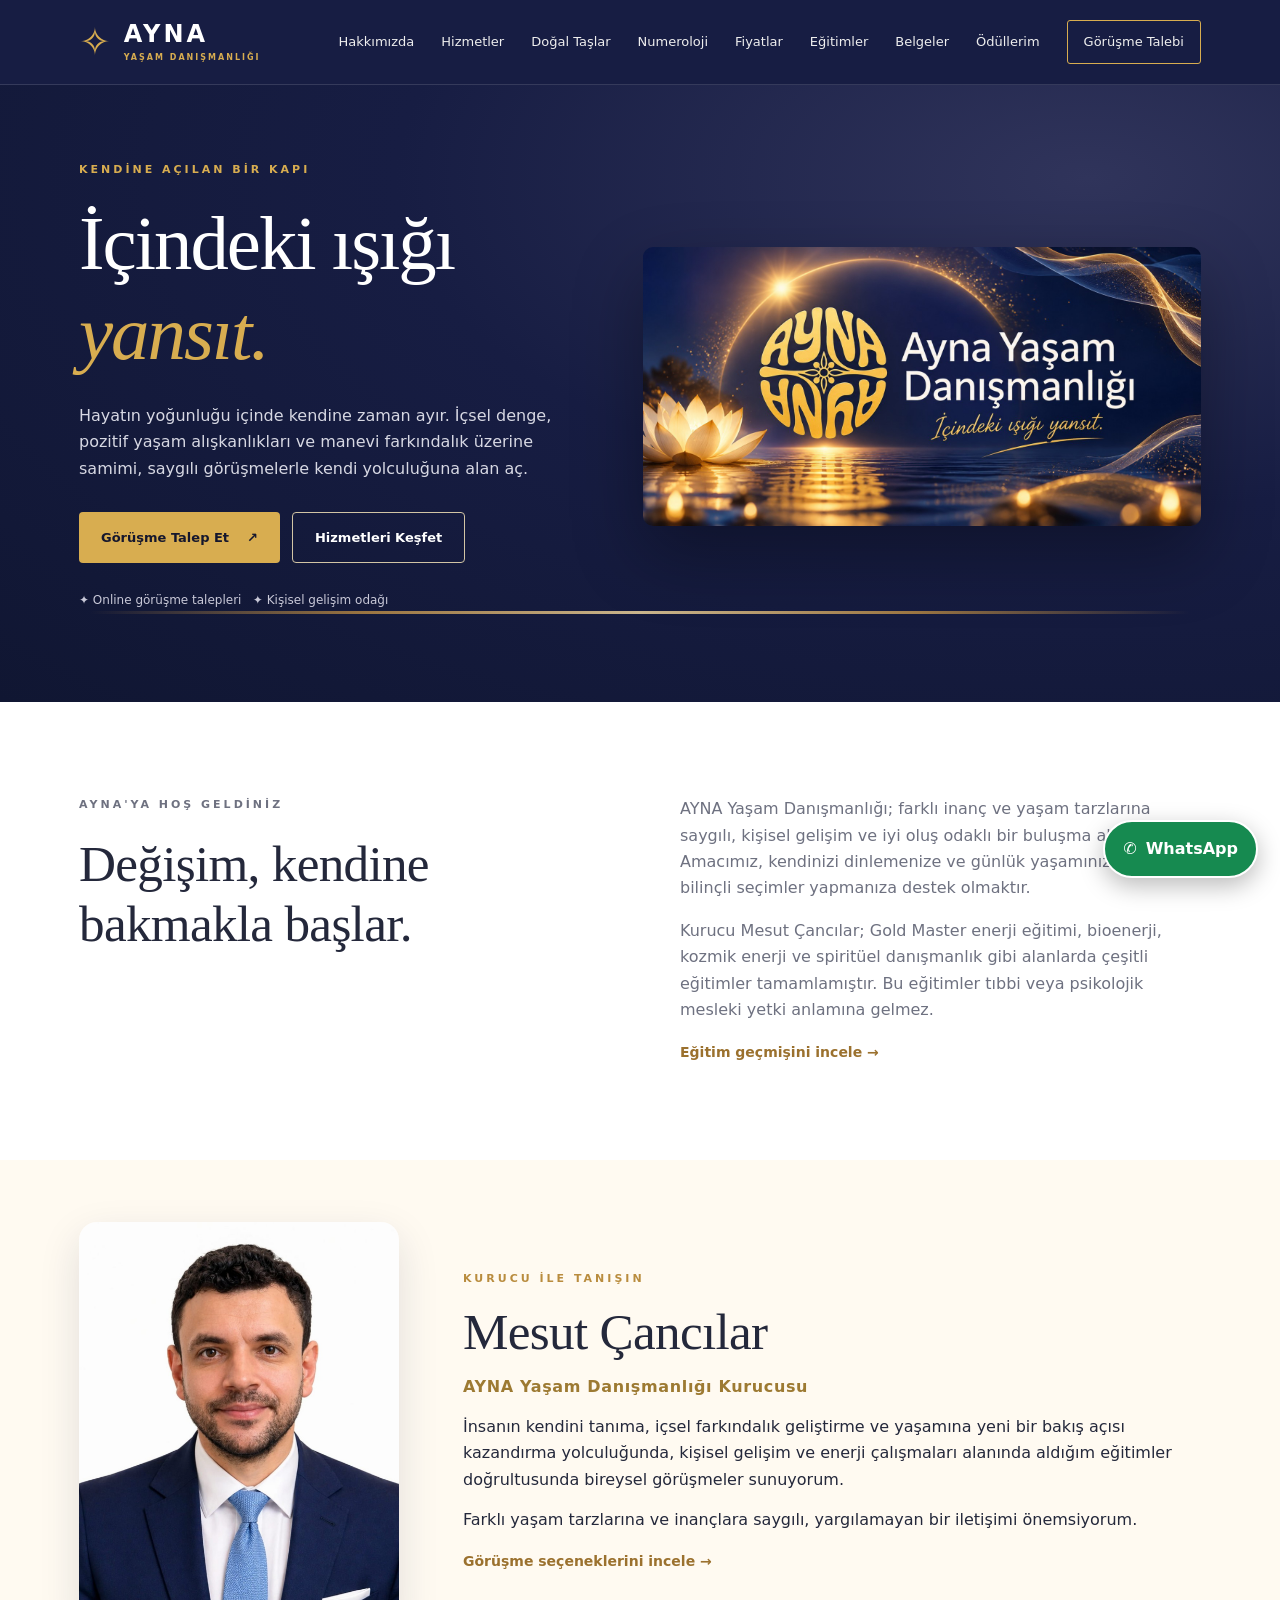
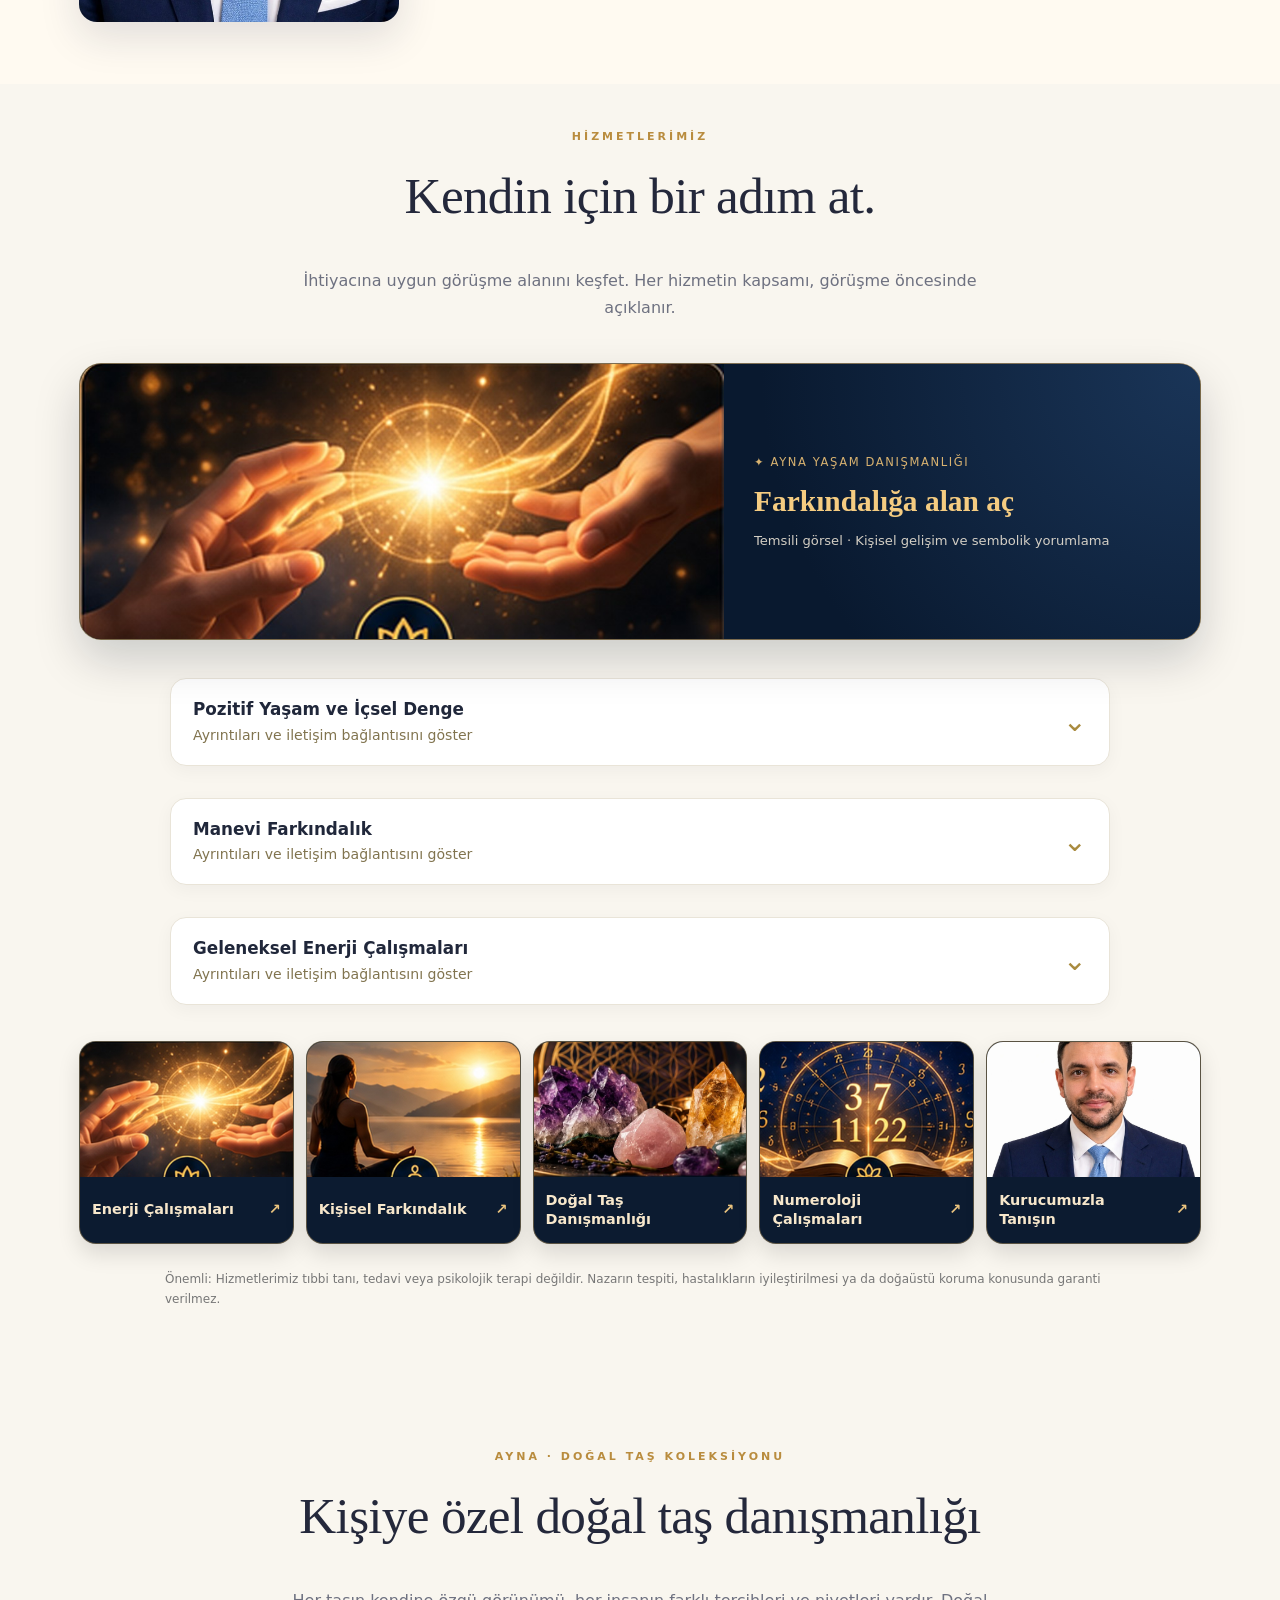
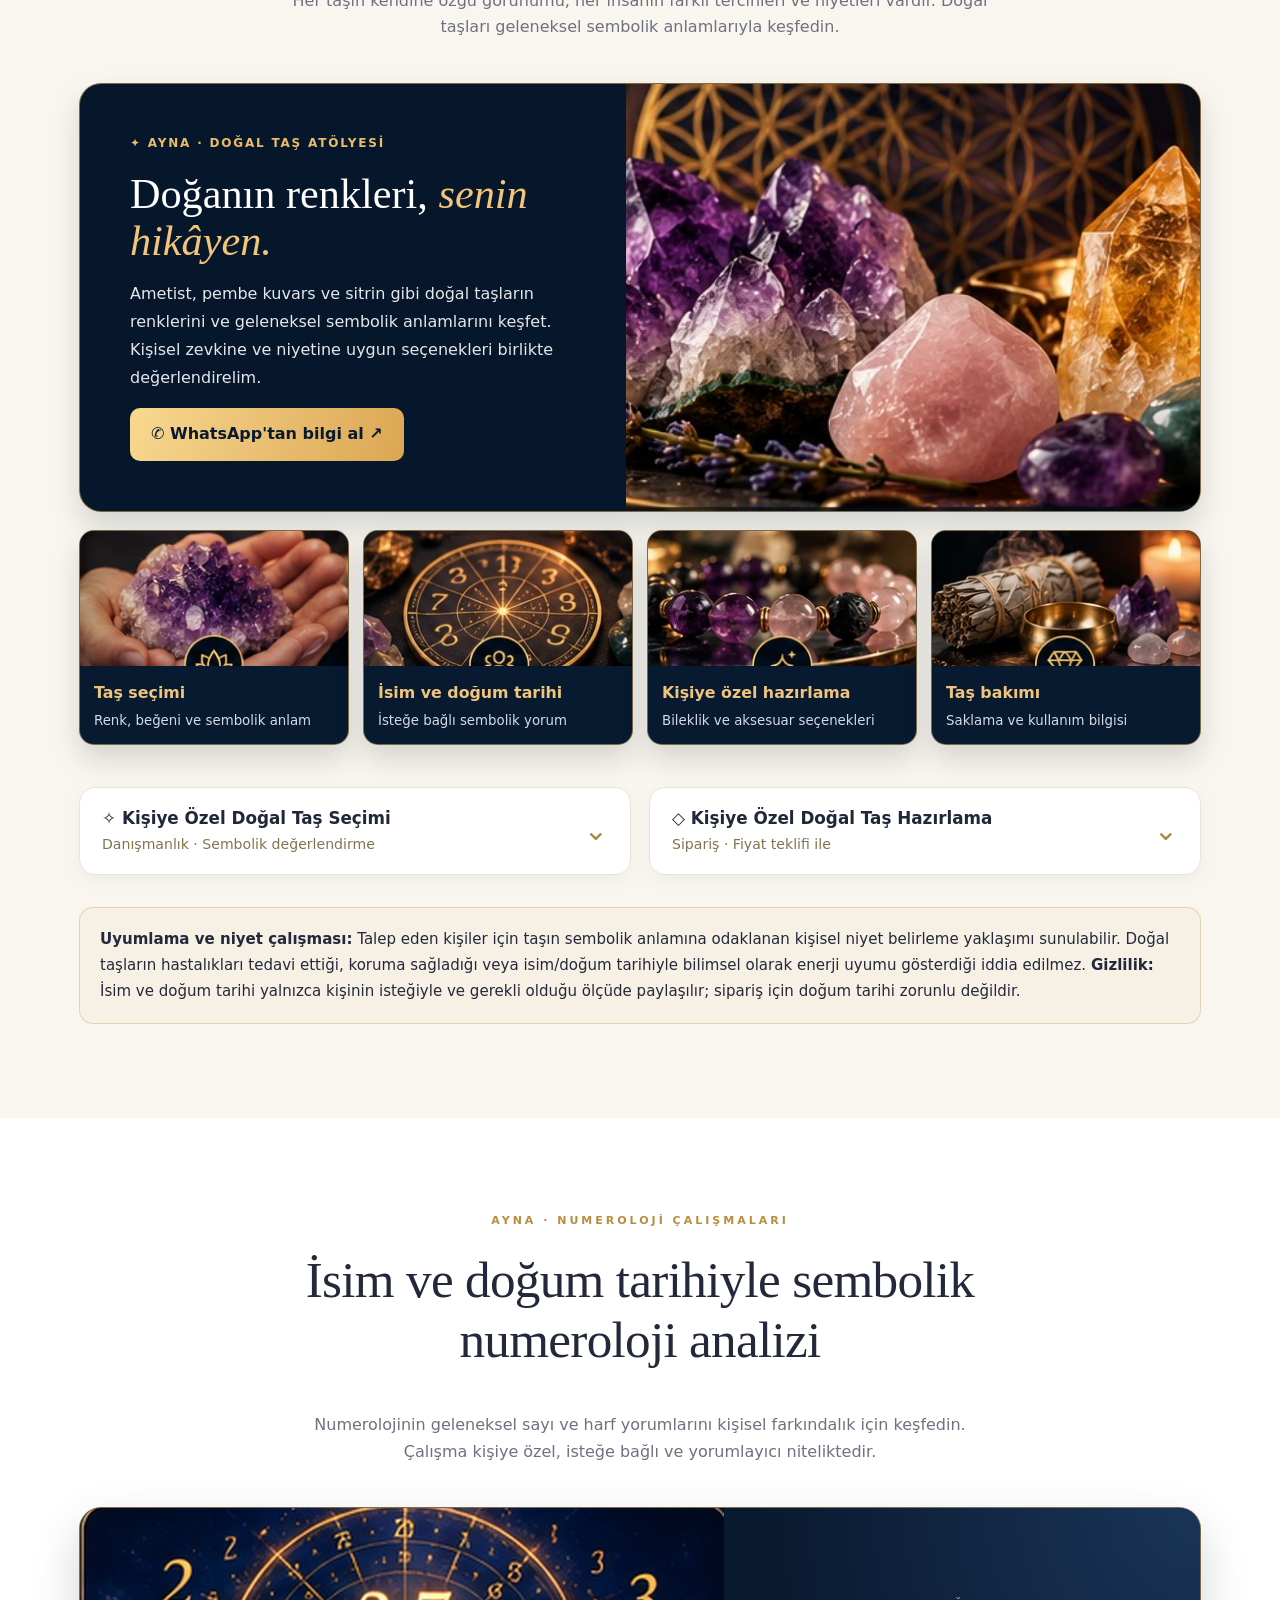
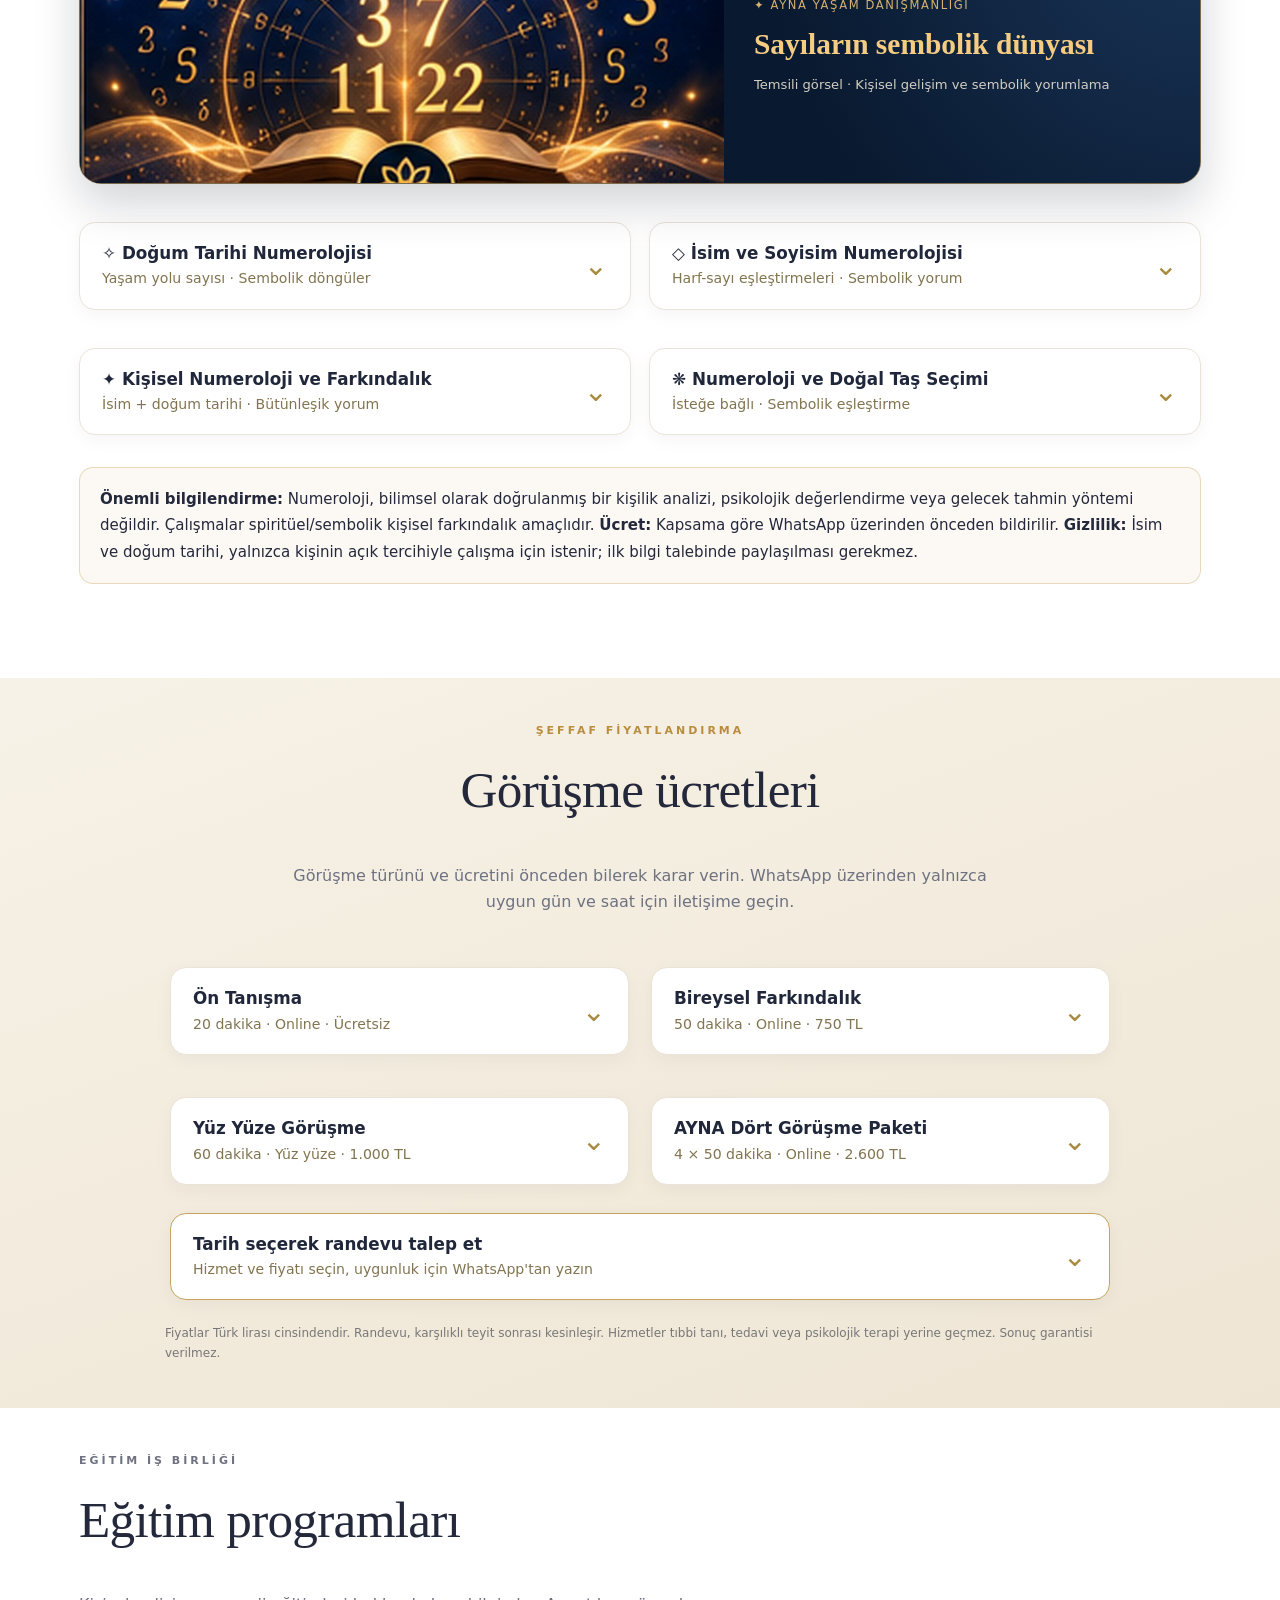
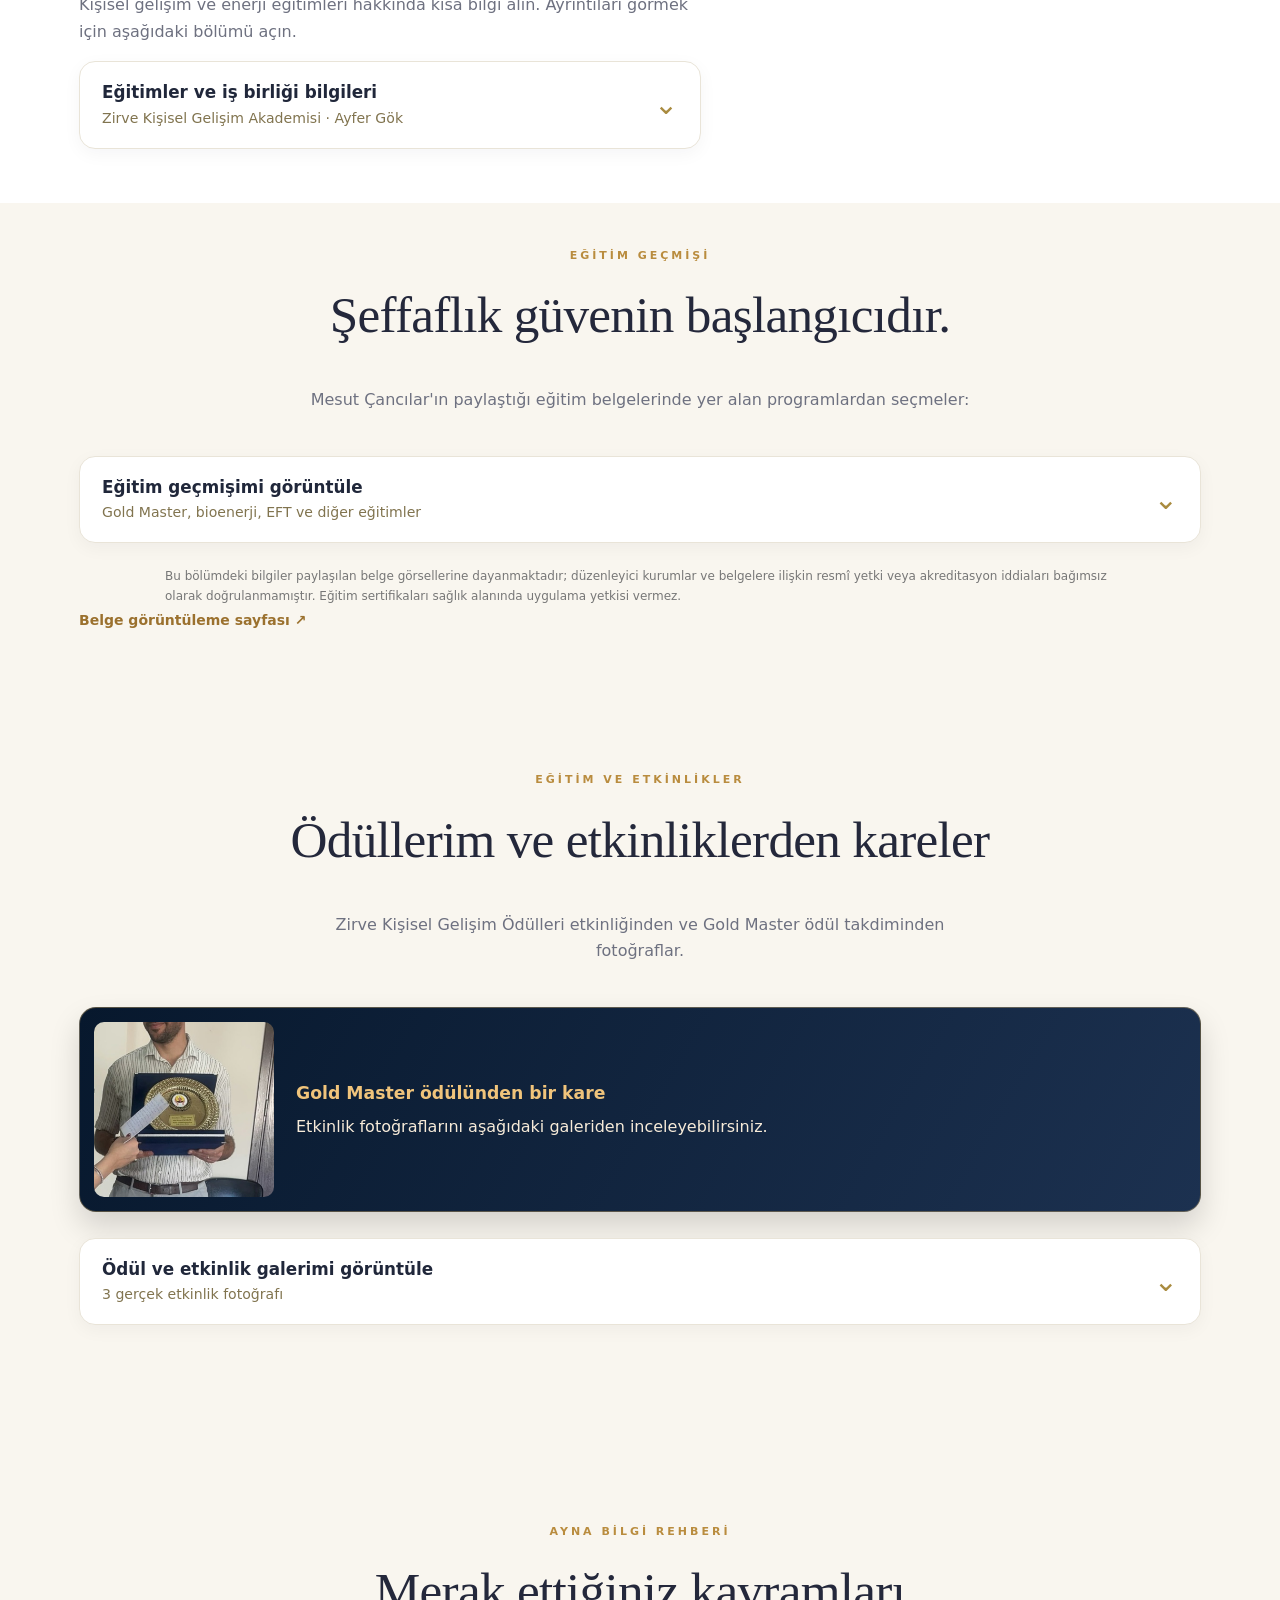
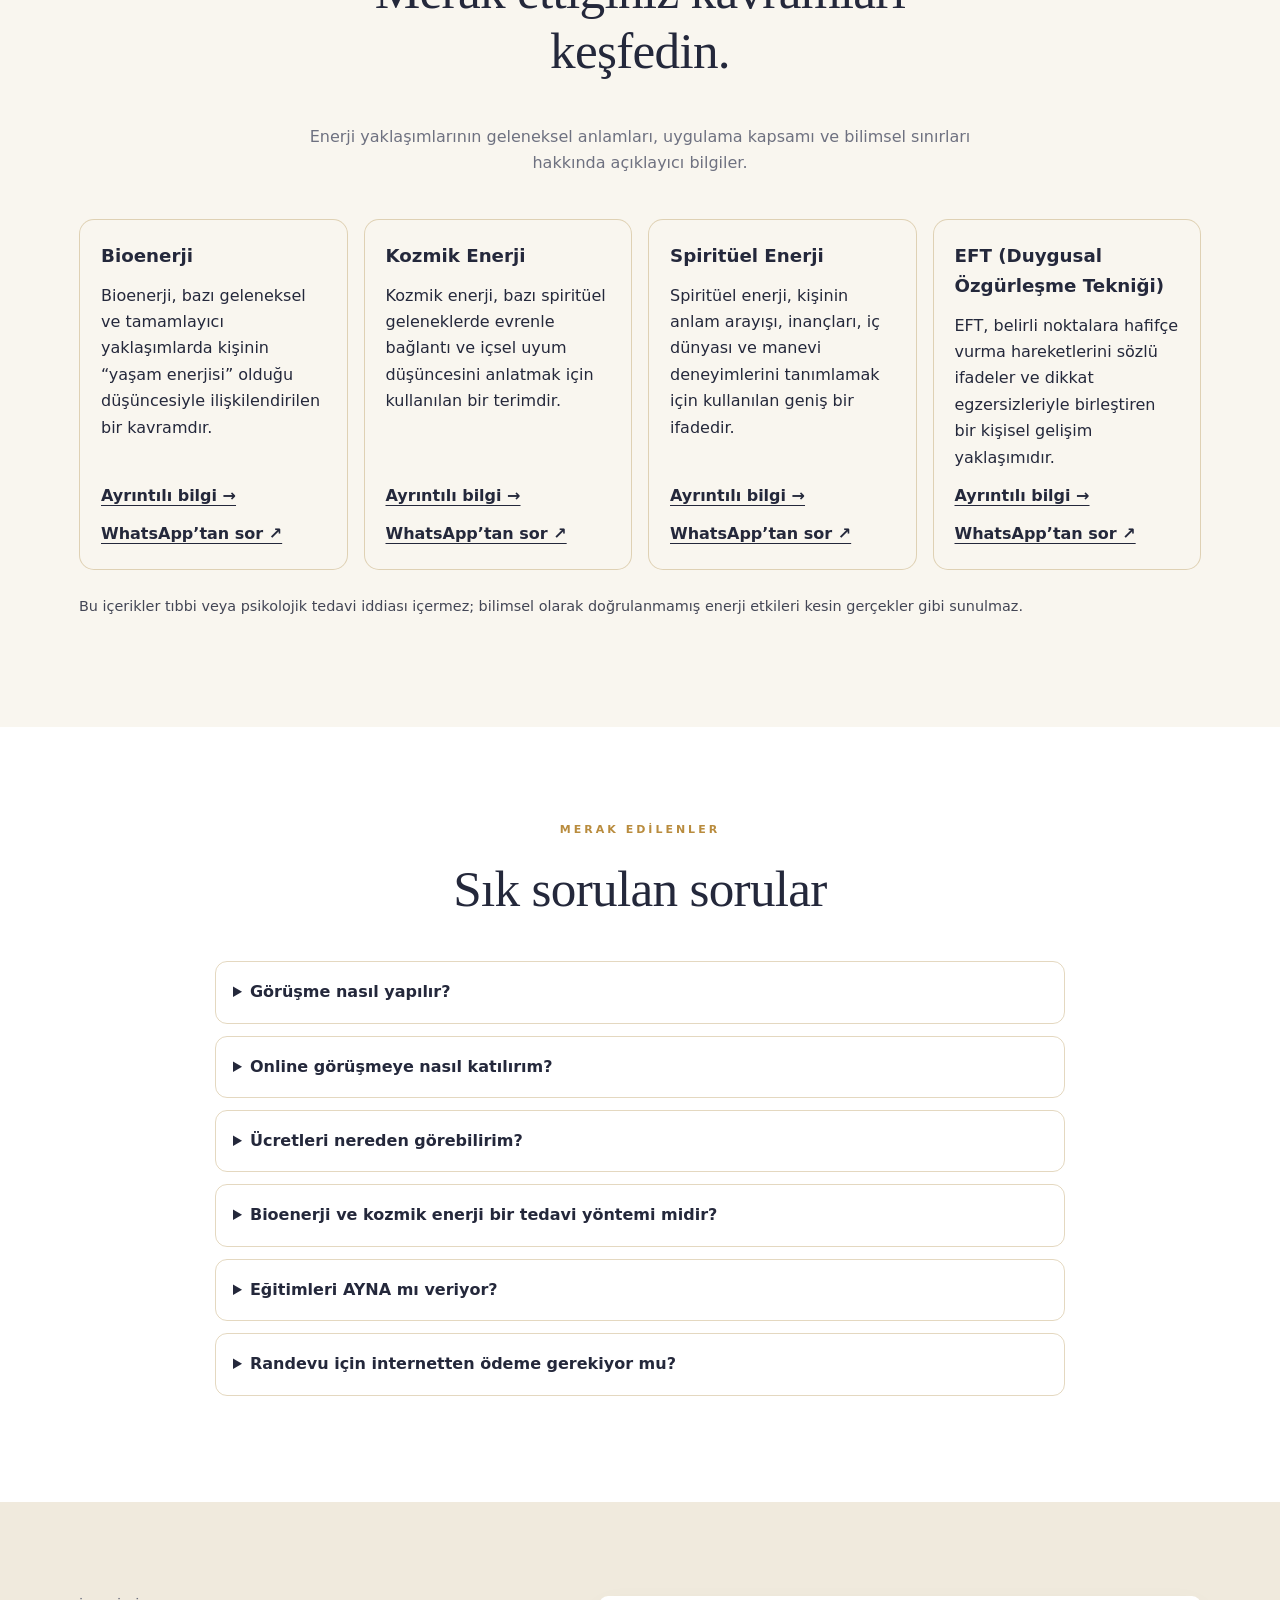
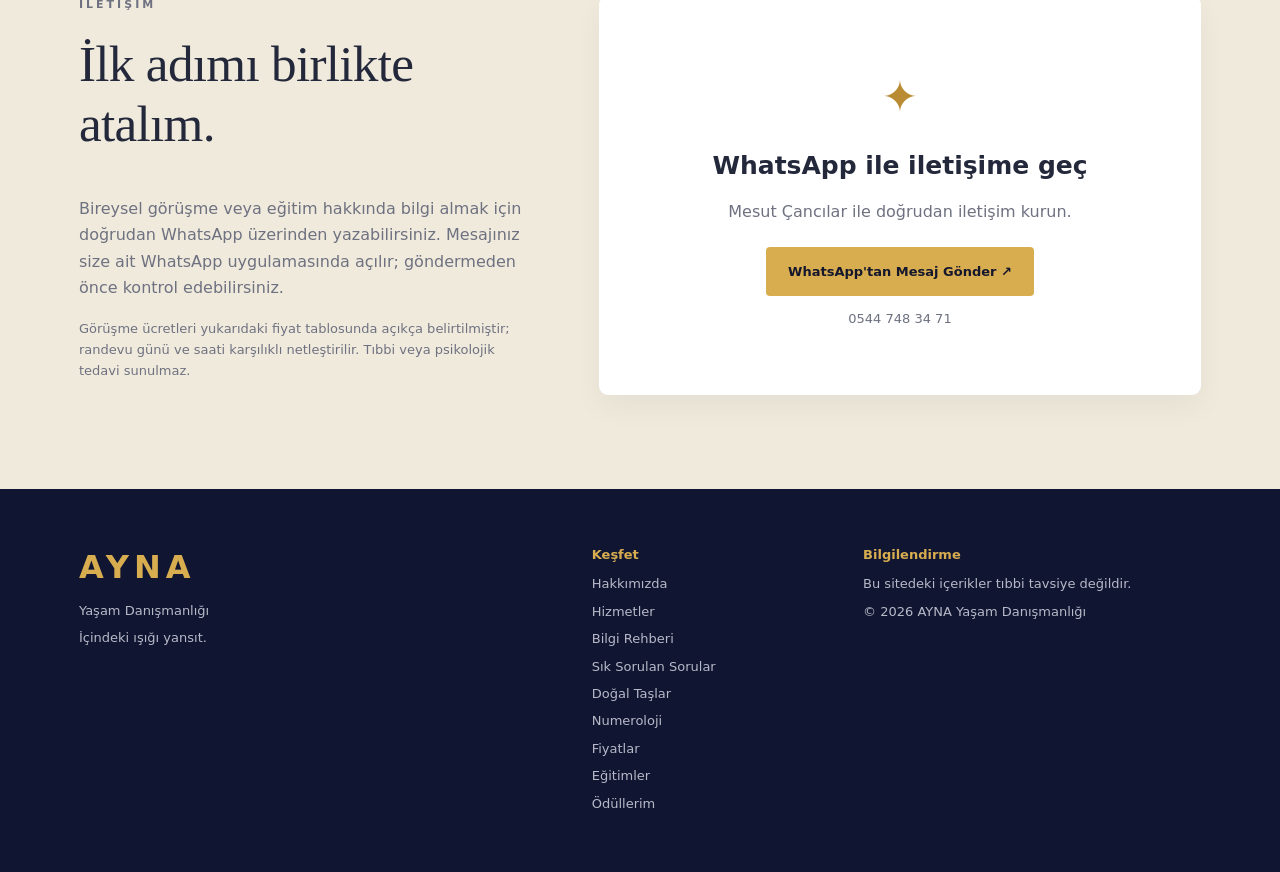
<file: index.html>
<!DOCTYPE html>

<html lang="tr">
<head>
<meta charset="utf-8"/><meta content="width=device-width,initial-scale=1" name="viewport"/>
<title>AYNA Yaşam Danışmanlığı | İçindeki Işığı Yansıt</title>
<meta content="AYNA Yaşam Danışmanlığı: online bireysel farkındalık görüşmeleri, pozitif yaşam, manevi farkındalık, doğal taş danışmanlığı, numeroloji ve kişisel gelişim. Ücretleri inceleyin, WhatsApp üzerinden randevu alın." name="description"/>
<meta content="index, follow, max-image-preview:large" name="robots"/>
<meta content="tr_TR" property="og:locale"/>
<meta content="https://mesut5556.github.io/ayna-yasam-danismanligi/" property="og:url"/>
<meta content="summary_large_image" name="twitter:card"/>
<meta content="AYNA Yaşam Danışmanlığı | İçindeki Işığı Yansıt" name="twitter:title"/>
<meta content="Online ve yüz yüze kişisel farkındalık görüşmeleri. Fiyatlar ve WhatsApp iletişim bilgileri." name="twitter:description"/>
<meta content="https://mesut5556.github.io/ayna-yasam-danismanligi/ayna-kapak.png" name="twitter:image"/>
<meta content="https://mesut5556.github.io/ayna-yasam-danismanligi/ayna-kapak.png" property="og:image"/><link href="https://mesut5556.github.io/ayna-yasam-danismanligi/" rel="canonical"/><meta content="#141b3f" name="theme-color"/><meta content="AYNA Yaşam Danışmanlığı" property="og:title"/><meta content="İçindeki ışığı yansıt. Pozitif yaşam ve farkındalık yolculuğu." property="og:description"/><meta content="website" property="og:type"/>
<link href="ayna-kapak.png" rel="icon" type="image/png"/>
<link href="styles-v36.css?v=36" rel="stylesheet"/><script defer="" src="script-v39.js?v=39"></script>
<script type="application/ld+json">{"@context":"https://schema.org","@type":"Organization","name":"AYNA Yaşam Danışmanlığı","url":"https://mesut5556.github.io/ayna-yasam-danismanligi/","logo":"https://mesut5556.github.io/ayna-yasam-danismanligi/ayna-kapak.png","image":"https://mesut5556.github.io/ayna-yasam-danismanligi/ayna-kapak.png","description":"Kişisel gelişim ve farkındalık odaklı online ve yüz yüze bireysel görüşmeler.","founder":{"@type":"Person","name":"Mesut Çancılar"},"contactPoint":{"@type":"ContactPoint","telephone":"+90-544-748-34-71","contactType":"customer service","availableLanguage":"Turkish"},"sameAs":[]}</script>
<link href="styles-v39.css?v=39" rel="stylesheet"/><link href="styles-v41.css?v=41" rel="stylesheet"/><style>
.ayna-v42-gallery{display:grid;grid-template-columns:repeat(3,minmax(0,1fr));gap:18px;margin-top:26px}.ayna-v42-card{border:1px solid rgba(209,169,94,.45);border-radius:14px;overflow:hidden;background:#0a192c}.ayna-v42-card img{display:block;width:100%;height:280px;object-fit:cover;object-position:center 32%}.ayna-v42-card .ayna-v42-award{object-position:70% 25%}.ayna-v42-card-content{padding:18px}.ayna-v42-card h3{font-size:1.1rem;margin:0 0 8px;color:#e6bc70}.ayna-v42-card p{margin:0 0 10px;line-height:1.6}.ayna-v42-card a{color:#e6bc70;text-decoration:underline;text-underline-offset:3px}.ayna-v42-note{font-size:.87rem;opacity:.8;margin-top:18px}@media(max-width:760px){.ayna-v42-gallery{grid-template-columns:1fr}.ayna-v42-card img{height:320px}}
</style><style>
.ayna-v43-grid{display:grid;grid-template-columns:repeat(2,minmax(0,1fr));gap:18px;margin:22px 0}
.ayna-v43-grid .ayna-accordion{min-width:0}
.ayna-v43-grid .accordion-content .btn{display:inline-block;margin-top:14px;white-space:normal}
.ayna-v43-note{border:1px solid rgba(194,158,88,.35);border-radius:14px;padding:18px 20px;line-height:1.75;background:rgba(194,158,88,.06);font-size:.94rem}
@media(max-width:760px){.ayna-v43-grid{grid-template-columns:1fr}}
</style><link href="styles-v45.css?v=45" rel="stylesheet"/><link href="styles-v46.css?v=46" rel="stylesheet"/><link href="styles-v47.css?v=47" rel="stylesheet"/></head>
<body>
<a class="skip" href="#main">İçeriğe geç</a>
<header class="header"><div class="wrap nav"><a aria-label="AYNA ana sayfa" class="brand" href="#anasayfa"><span class="brand-mark">✧</span><span>AYNA <small>YAŞAM DANIŞMANLIĞI</small></span></a><button aria-controls="menu" aria-expanded="false" aria-label="Menüyü aç" class="menu-btn" id="menuBtn">☰</button><nav aria-label="Ana menü" id="menu"><a href="#hakkimizda">Hakkımızda</a><a href="#hizmetler">Hizmetler</a><a href="#dogal-tas">Doğal Taşlar</a><a href="#numeroloji">Numeroloji</a><a href="#fiyatlar">Fiyatlar</a><a href="#egitimler">Eğitimler</a><a href="#belgeler">Belgeler</a><a href="#oduller">Ödüllerim</a><a class="nav-cta" href="https://wa.me/905447483471?text=Merhaba%2C%20AYNA%20Ya%C5%9Fam%20Dan%C4%B1%C5%9Fmanl%C4%B1%C4%9F%C4%B1%20hakk%C4%B1nda%20g%C3%B6r%C3%BC%C5%9Fme%20talep%20ediyorum." rel="noopener noreferrer" target="_blank">Görüşme Talebi</a></nav></div></header>
<main id="main"><section class="hero" id="anasayfa"><div class="wrap hero-grid"><div class="hero-copy"><p class="eyebrow">KENDİNE AÇILAN BİR KAPI</p><h1>İçindeki ışığı <em>yansıt.</em></h1><p>Hayatın yoğunluğu içinde kendine zaman ayır. İçsel denge, pozitif yaşam alışkanlıkları ve manevi farkındalık üzerine samimi, saygılı görüşmelerle kendi yolculuğuna alan aç.</p><div class="actions"><a class="btn primary" href="https://wa.me/905447483471?text=Merhaba%2C%20AYNA%20Ya%C5%9Fam%20Dan%C4%B1%C5%9Fmanl%C4%B1%C4%9F%C4%B1%20hakk%C4%B1nda%20g%C3%B6r%C3%BC%C5%9Fme%20talep%20ediyorum." rel="noopener noreferrer" target="_blank">Görüşme Talep Et <span>↗</span></a><a class="btn secondary" href="#hizmetler">Hizmetleri Keşfet</a></div><div class="hero-note">✦ Online görüşme talepleri   ✦ Kişisel gelişim odağı</div></div><div class="hero-visual"><img alt="AYNA Yaşam Danışmanlığı altın ve lacivert marka görseli" loading="eager" src="ayna-kapak.png"/></div></div><div aria-hidden="true" class="ayna-v47-hero-band"></div></section>
<section class="intro section" id="hakkimizda"><div class="wrap intro-grid"><div><p class="eyebrow">AYNA'YA HOŞ GELDİNİZ</p><h2>Değişim, kendine bakmakla başlar.</h2></div><div><p>AYNA Yaşam Danışmanlığı; farklı inanç ve yaşam tarzlarına saygılı, kişisel gelişim ve iyi oluş odaklı bir buluşma alanıdır. Amacımız, kendinizi dinlemenize ve günlük yaşamınızda daha bilinçli seçimler yapmanıza destek olmaktır.</p><p>Kurucu Mesut Çancılar; Gold Master enerji eğitimi, bioenerji, kozmik enerji ve spiritüel danışmanlık gibi alanlarda çeşitli eğitimler tamamlamıştır. Bu eğitimler tıbbi veya psikolojik mesleki yetki anlamına gelmez.</p><a class="text-link" href="#belgeler">Eğitim geçmişini incele →</a></div></div></section>
<section class="section founder" id="kurucu"><div class="wrap founder-grid"><img alt="AYNA Yaşam Danışmanlığı kurucusu Mesut Çancılar" height="400" loading="lazy" src="mesut-cancilar.jpg" width="400"/><div><p class="eyebrow">KURUCU İLE TANIŞIN</p><h2>Mesut Çancılar</h2><p class="founder-role">AYNA Yaşam Danışmanlığı Kurucusu</p><p>İnsanın kendini tanıma, içsel farkındalık geliştirme ve yaşamına yeni bir bakış açısı kazandırma yolculuğunda, kişisel gelişim ve enerji çalışmaları alanında aldığım eğitimler doğrultusunda bireysel görüşmeler sunuyorum.</p><p>Farklı yaşam tarzlarına ve inançlara saygılı, yargılamayan bir iletişimi önemsiyorum.</p><a class="text-link" href="#fiyatlar">Görüşme seçeneklerini incele →</a></div></div></section>
<section class="section section-alt" id="hizmetler"><div class="wrap"><div class="section-head"><p class="eyebrow">HİZMETLERİMİZ</p><h2>Kendin için bir adım at.</h2><p>İhtiyacına uygun görüşme alanını keşfet. Her hizmetin kapsamı, görüşme öncesinde açıklanır.</p></div><div class="ayna-v45-feature"><img alt="Altın ışıklarla oluşturulmuş bioenerji temalı temsili görsel" decoding="async" loading="lazy" src="v47-bioenerji.jpg"/><div class="ayna-v45-feature-caption"><span>✦ AYNA YAŞAM DANIŞMANLIĞI</span><strong>Farkındalığa alan aç</strong><small>Temsili görsel · Kişisel gelişim ve sembolik yorumlama</small></div></div><div class="cards"><details class="ayna-accordion"><summary><span class="accordion-title">Pozitif Yaşam ve İçsel Denge</span><span class="accordion-meta">Ayrıntıları ve iletişim bağlantısını göster</span><span aria-hidden="true" class="accordion-chevron">⌄</span></summary><div class="accordion-content"><div class="service-icon">☀</div><p>Olumlu alışkanlıklar, farkındalık, şükür ve günlük hayatta kendine alan açma üzerine bireysel görüşmeler.</p><a href="https://wa.me/905447483471?text=Merhaba%2C%20AYNA%20Ya%C5%9Fam%20Dan%C4%B1%C5%9Fmanl%C4%B1%C4%9F%C4%B1%20Pozitif%20ya%C5%9Fam%20hizmeti%20hakk%C4%B1nda%20bilgi%20almak%20istiyorum." rel="noopener noreferrer" target="_blank">Bilgi ve görüşme talebi ↗</a></div></details><details class="ayna-accordion"><summary><span class="accordion-title">Manevi Farkındalık</span><span class="accordion-meta">Ayrıntıları ve iletişim bağlantısını göster</span><span aria-hidden="true" class="accordion-chevron">⌄</span></summary><div class="accordion-content"><div class="service-icon">✧</div><p>Nazar ve haset gibi konulardaki manevi kaygıları, kişinin inançlarına saygı duyarak ele alan destekleyici sohbetler.</p><a href="https://wa.me/905447483471?text=Merhaba%2C%20AYNA%20Ya%C5%9Fam%20Dan%C4%B1%C5%9Fmanl%C4%B1%C4%9F%C4%B1%20Manevi%20fark%C4%B1ndal%C4%B1k%20hizmeti%20hakk%C4%B1nda%20bilgi%20almak%20istiyorum." rel="noopener noreferrer" target="_blank">Bilgi ve görüşme talebi ↗</a></div></details><details class="ayna-accordion"><summary><span class="accordion-title">Geleneksel Enerji Çalışmaları</span><span class="accordion-meta">Ayrıntıları ve iletişim bağlantısını göster</span><span aria-hidden="true" class="accordion-chevron">⌄</span></summary><div class="accordion-content"><div class="service-icon">❋</div><p>Bioenerji ve kozmik enerji gelenekleri hakkında bilgilendirme ve tıbbi olmayan, isteğe bağlı bireysel uygulamalar.</p><a href="https://wa.me/905447483471?text=Merhaba%2C%20AYNA%20Ya%C5%9Fam%20Dan%C4%B1%C5%9Fmanl%C4%B1%C4%9F%C4%B1%20Geleneksel%20enerji%20%C3%A7al%C4%B1%C5%9Fmalar%C4%B1%20hizmeti%20hakk%C4%B1nda%20bilgi%20almak%20istiyorum." rel="noopener noreferrer" target="_blank">Bilgi ve görüşme talebi ↗</a></div></details></div><div aria-label="Görsel hizmet keşfi" class="ayna-v45-cards"><a class="ayna-v45-tile" href="#hizmetler"><img alt="Bioenerji temalı temsili görsel" loading="lazy" src="v47-bioenerji.jpg"/><span>Enerji Çalışmaları <b>↗</b></span></a><a class="ayna-v45-tile" href="#hizmetler"><img alt="Gün batımında huzurlu manzara ve farkındalık temalı görsel" loading="lazy" src="v47-farkindalik.jpg"/><span>Kişisel Farkındalık <b>↗</b></span></a><a class="ayna-v45-tile" href="#dogal-tas"><img alt="Ametist, pembe kuvars ve sitrin temalı kristal görseli" loading="lazy" src="tas-kristaller.jpg"/><span>Doğal Taş Danışmanlığı <b>↗</b></span></a><a class="ayna-v45-tile" href="#numeroloji"><img alt="Altın sayılar ve numeroloji sembolleriyle temsili tasarım" loading="lazy" src="v47-numeroloji.jpg"/><span>Numeroloji Çalışmaları <b>↗</b></span></a><a class="ayna-v45-tile" href="#kurucu"><img alt="AYNA kurucusu Mesut Çancılar" loading="lazy" src="mesut-cancilar.jpg"/><span>Kurucumuzla Tanışın <b>↗</b></span></a></div><p class="disclaimer">Önemli: Hizmetlerimiz tıbbi tanı, tedavi veya psikolojik terapi değildir. Nazarın tespiti, hastalıkların iyileştirilmesi ya da doğaüstü koruma konusunda garanti verilmez.</p></div></section>
<section class="section section-alt" id="dogal-tas"><div class="wrap"><div class="section-head"><p class="eyebrow">AYNA · DOĞAL TAŞ KOLEKSİYONU</p><h2>Kişiye özel doğal taş danışmanlığı</h2><p>Her taşın kendine özgü görünümü, her insanın farklı tercihleri ve niyetleri vardır. Doğal taşları geleneksel sembolik anlamlarıyla keşfedin.</p></div><div class="ayna-v46-stone-hero"><div class="ayna-v46-hero-copy"><span class="ayna-v46-eyebrow">✦ AYNA · DOĞAL TAŞ ATÖLYESİ</span><h3>Doğanın renkleri, <em>senin hikâyen.</em></h3><p>Ametist, pembe kuvars ve sitrin gibi doğal taşların renklerini ve geleneksel sembolik anlamlarını keşfet. Kişisel zevkine ve niyetine uygun seçenekleri birlikte değerlendirelim.</p><a class="ayna-v46-btn" href="https://wa.me/905447483471?text=Merhaba%2C%20AYNA%20do%C4%9Fal%20ta%C5%9F%20dan%C4%B1%C5%9Fmanl%C4%B1%C4%9F%C4%B1%20hakk%C4%B1nda%20bilgi%20almak%20istiyorum." rel="noopener noreferrer" target="_blank">✆ WhatsApp'tan bilgi al ↗</a></div><img alt="Ametist, pembe kuvars ve sarı tonlu kristallerden oluşan temsili doğal taş kompozisyonu" decoding="async" loading="lazy" src="tas-kristaller.jpg"/></div><div class="ayna-v46-stone-grid"><div class="ayna-v46-stone-card"><img alt="Taş seçimi için temsili görsel" decoding="async" loading="lazy" src="tas-ametist.jpg"/><div><strong>Taş seçimi</strong><small>Renk, beğeni ve sembolik anlam</small></div></div><div class="ayna-v46-stone-card"><img alt="İsim ve doğum tarihi için temsili görsel" decoding="async" loading="lazy" src="tas-numeroloji.jpg"/><div><strong>İsim ve doğum tarihi</strong><small>İsteğe bağlı sembolik yorum</small></div></div><div class="ayna-v46-stone-card"><img alt="Kişiye özel hazırlama için temsili görsel" decoding="async" loading="lazy" src="tas-bileklik.jpg"/><div><strong>Kişiye özel hazırlama</strong><small>Bileklik ve aksesuar seçenekleri</small></div></div><div class="ayna-v46-stone-card"><img alt="Taş bakımı için temsili görsel" decoding="async" loading="lazy" src="tas-bakim.jpg"/><div><strong>Taş bakımı</strong><small>Saklama ve kullanım bilgisi</small></div></div></div><div class="ayna-v43-grid"><details class="ayna-accordion"><summary><span class="accordion-title">✧ Kişiye Özel Doğal Taş Seçimi</span><span class="accordion-meta">Danışmanlık · Sembolik değerlendirme</span><span aria-hidden="true" class="accordion-chevron">⌄</span></summary><div class="accordion-content"><p>Renk, kullanım amacı, kişisel beğeni ve isteğe bağlı olarak isim ile doğum tarihinden yapılan sembolik yorumlar doğrultusunda taş seçeneklerini birlikte değerlendiriyoruz.</p><p>İsim ve doğum tarihine dayalı yorumlar bilimsel enerji ölçümü veya kesin uyum tespiti değildir.</p><a class="btn primary" href="https://wa.me/905447483471?text=Merhaba%2C%20AYNA%20Ki%C5%9Fiye%20%C3%96zel%20Do%C4%9Fal%20Ta%C5%9F%20Dan%C4%B1%C5%9Fmanl%C4%B1%C4%9F%C4%B1%20hakk%C4%B1nda%20bilgi%20ve%20%C3%BCcret%20almak%20istiyorum." rel="noopener noreferrer" target="_blank">WhatsApp'tan danışmanlık bilgisi al ↗</a></div></details><details class="ayna-accordion"><summary><span class="accordion-title">◇ Kişiye Özel Doğal Taş Hazırlama</span><span class="accordion-meta">Sipariş · Fiyat teklifi ile</span><span aria-hidden="true" class="accordion-chevron">⌄</span></summary><div class="accordion-content"><p>Tercihinize göre doğal taş bileklik veya uygun diğer ürün seçeneklerini görüşebilir, kişisel niyetinizle ilişkilendirdiğiniz sembolik bir tasarım talep edebilirsiniz.</p><p>Taşın türü, gerçekliği, ölçüsü, malzemesi, stok durumu, toplam fiyatı, kargo ve teslimat koşulları sipariş onayından önce açıklanır. Sipariş, karşılıklı teyit edilmeden kesinleşmez.</p><a class="btn primary" href="https://wa.me/905447483471?text=Merhaba%2C%20AYNA%20%C3%BCzerinden%20ki%C5%9Fiye%20%C3%B6zel%20haz%C4%B1rlanm%C4%B1%C5%9F%20do%C4%9Fal%20ta%C5%9F%20sipari%C5%9Fi%20vermek%20istiyorum.%20Ta%C5%9F%20se%C3%A7enekleri%2C%20fiyat%2C%20teslimat%20ve%20haz%C4%B1rlama%20s%C3%BCreci%20hakk%C4%B1nda%20bilgi%20alabilir%20miyim%3F" rel="noopener noreferrer" target="_blank">WhatsApp'tan kişiye özel sipariş sor ↗</a></div></details></div><div class="ayna-v43-note"><strong>Uyumlama ve niyet çalışması:</strong> Talep eden kişiler için taşın sembolik anlamına odaklanan kişisel niyet belirleme yaklaşımı sunulabilir. Doğal taşların hastalıkları tedavi ettiği, koruma sağladığı veya isim/doğum tarihiyle bilimsel olarak enerji uyumu gösterdiği iddia edilmez. <strong>Gizlilik:</strong> İsim ve doğum tarihi yalnızca kişinin isteğiyle ve gerekli olduğu ölçüde paylaşılır; sipariş için doğum tarihi zorunlu değildir.</div></div></section><section class="section" id="numeroloji"><div class="wrap"><div class="section-head"><p class="eyebrow">AYNA · NUMEROLOJİ ÇALIŞMALARI</p><h2>İsim ve doğum tarihiyle sembolik numeroloji analizi</h2><p>Numerolojinin geleneksel sayı ve harf yorumlarını kişisel farkındalık için keşfedin. Çalışma kişiye özel, isteğe bağlı ve yorumlayıcı niteliktedir.</p></div><div class="ayna-v45-feature"><img alt="Altın sayılar ve numeroloji sembolleriyle temsili tasarım" decoding="async" loading="lazy" src="v47-numeroloji.jpg"/><div class="ayna-v45-feature-caption"><span>✦ AYNA YAŞAM DANIŞMANLIĞI</span><strong>Sayıların sembolik dünyası</strong><small>Temsili görsel · Kişisel gelişim ve sembolik yorumlama</small></div></div><div class="ayna-v43-grid"><details class="ayna-accordion"><summary><span class="accordion-title">✧ Doğum Tarihi Numerolojisi</span><span class="accordion-meta">Yaşam yolu sayısı · Sembolik döngüler</span><span aria-hidden="true" class="accordion-chevron">⌄</span></summary><div class="accordion-content"><p>Doğum tarihinden hesaplanan yaşam yolu sayısı ve geleneksel numeroloji yorumları üzerinden kişisel hedefler, eğilimler ve farkındalık konuları ele alınır.</p><a class="btn primary" href="https://wa.me/905447483471?text=Merhaba%2C%20AYNA%20Numeroloji%20Dan%C4%B1%C5%9Fmanl%C4%B1%C4%9F%C4%B1%20hakk%C4%B1nda%20bilgi%2C%20%C3%A7al%C4%B1%C5%9Fma%20kapsam%C4%B1%20ve%20%C3%BCcret%20almak%20istiyorum." rel="noopener noreferrer" target="_blank">WhatsApp'tan bilgi ve ücret al ↗</a></div></details><details class="ayna-accordion"><summary><span class="accordion-title">◇ İsim ve Soyisim Numerolojisi</span><span class="accordion-meta">Harf-sayı eşleştirmeleri · Sembolik yorum</span><span aria-hidden="true" class="accordion-chevron">⌄</span></summary><div class="accordion-content"><p>İsim ve soyisimdeki harflerin seçilen numeroloji sistemindeki sayısal karşılıkları yorumlanır. Bu çalışma bilimsel bir karakter veya kişilik testi değildir.</p><a class="btn primary" href="https://wa.me/905447483471?text=Merhaba%2C%20AYNA%20isim-soyisim%20ve%20do%C4%9Fum%20tarihi%20%C3%BCzerinden%20ki%C5%9Fiye%20%C3%B6zel%20numeroloji%20%C3%A7al%C4%B1%C5%9Fmas%C4%B1%20talep%20ediyorum.%20S%C3%BCre%C3%A7%20ve%20%C3%BCcret%20hakk%C4%B1nda%20bilgi%20alabilir%20miyim%3F" rel="noopener noreferrer" target="_blank">Kişiye özel çalışma sor ↗</a></div></details><details class="ayna-accordion"><summary><span class="accordion-title">✦ Kişisel Numeroloji ve Farkındalık</span><span class="accordion-meta">İsim + doğum tarihi · Bütünleşik yorum</span><span aria-hidden="true" class="accordion-chevron">⌄</span></summary><div class="accordion-content"><p>İsim ve doğum tarihi üzerinden yapılan sembolik yorumlar birlikte değerlendirilir. Güçlü yönler ve gelişim alanları hakkında düşünmeyi destekleyen bir görüşme sunulur; kesin karakter teşhisi veya gelecek tahmini yapılmaz.</p><a class="btn primary" href="https://wa.me/905447483471?text=Merhaba%2C%20AYNA%20isim-soyisim%20ve%20do%C4%9Fum%20tarihi%20%C3%BCzerinden%20ki%C5%9Fiye%20%C3%B6zel%20numeroloji%20%C3%A7al%C4%B1%C5%9Fmas%C4%B1%20talep%20ediyorum.%20S%C3%BCre%C3%A7%20ve%20%C3%BCcret%20hakk%C4%B1nda%20bilgi%20alabilir%20miyim%3F" rel="noopener noreferrer" target="_blank">Çalışma talep et ↗</a></div></details><details class="ayna-accordion"><summary><span class="accordion-title">❋ Numeroloji ve Doğal Taş Seçimi</span><span class="accordion-meta">İsteğe bağlı · Sembolik eşleştirme</span><span aria-hidden="true" class="accordion-chevron">⌄</span></summary><div class="accordion-content"><p>Numerolojik yorumun geleneksel sembolleriyle doğal taşların renk, anlam ve tasarım seçenekleri birlikte ele alınabilir. Taş önerisi bilimsel enerji uyumu veya sağlık etkisi iddiası taşımaz. Ürün bedeli ayrıca teklif edilir.</p><a class="btn primary" href="https://wa.me/905447483471?text=Merhaba%2C%20AYNA%20numeroloji%20ve%20do%C4%9Fal%20ta%C5%9F%20dan%C4%B1%C5%9Fmanl%C4%B1%C4%9F%C4%B1n%C4%B1%20birlikte%20de%C4%9Ferlendirmek%20istiyorum.%20Se%C3%A7enekler%20ve%20%C3%BCcret%20hakk%C4%B1nda%20bilgi%20alabilir%20miyim%3F" rel="noopener noreferrer" target="_blank">Birleşik çalışma hakkında sor ↗</a></div></details></div><div class="ayna-v43-note"><strong>Önemli bilgilendirme:</strong> Numeroloji, bilimsel olarak doğrulanmış bir kişilik analizi, psikolojik değerlendirme veya gelecek tahmin yöntemi değildir. Çalışmalar spiritüel/sembolik kişisel farkındalık amaçlıdır. <strong>Ücret:</strong> Kapsama göre WhatsApp üzerinden önceden bildirilir. <strong>Gizlilik:</strong> İsim ve doğum tarihi, yalnızca kişinin açık tercihiyle çalışma için istenir; ilk bilgi talebinde paylaşılması gerekmez.</div></div></section><section class="section prices-section" id="fiyatlar"><div class="wrap"><div class="section-head"><p class="eyebrow">ŞEFFAF FİYATLANDIRMA</p><h2>Görüşme ücretleri</h2><p>Görüşme türünü ve ücretini önceden bilerek karar verin. WhatsApp üzerinden yalnızca uygun gün ve saat için iletişime geçin.</p></div><div class="price-grid"><details class="ayna-accordion"><summary><span class="accordion-title">Ön Tanışma</span><span class="accordion-meta">20 dakika · Online · Ücretsiz</span><span aria-hidden="true" class="accordion-chevron">⌄</span></summary><div class="accordion-content"><p>Kısa tanışma ve beklenti değerlendirmesi. Danışmanlık seansı değildir.</p><a class="primary btn choose-service" data-service="0" href="#randevu">Tarih seçerek randevu iste →</a></div></details><details class="ayna-accordion"><summary><span class="accordion-title">Bireysel Farkındalık</span><span class="accordion-meta">50 dakika · Online · 750 TL</span><span aria-hidden="true" class="accordion-chevron">⌄</span></summary><div class="accordion-content"><p>Kişisel farkındalık, yaşam alışkanlıkları ve hedefler üzerine bireysel görüşme.</p><a class="primary btn choose-service" data-service="1" href="#randevu">Tarih seçerek randevu iste →</a></div></details><details class="ayna-accordion"><summary><span class="accordion-title">Yüz Yüze Görüşme</span><span class="accordion-meta">60 dakika · Yüz yüze · 1.000 TL</span><span aria-hidden="true" class="accordion-chevron">⌄</span></summary><div class="accordion-content"><p>Görüşme yeri ve uygun gün, randevu öncesinde karşılıklı belirlenir.</p><a class="primary btn choose-service" data-service="2" href="#randevu">Tarih seçerek randevu iste →</a></div></details><details class="ayna-accordion"><summary><span class="accordion-title">AYNA Dört Görüşme Paketi</span><span class="accordion-meta">4 × 50 dakika · Online · 2.600 TL</span><span aria-hidden="true" class="accordion-chevron">⌄</span></summary><div class="accordion-content"><p>Dört görüşme, kişisel farkındalık çalışmaları ve haftalık hedef değerlendirmesi.</p><a class="primary btn choose-service" data-service="3" href="#randevu">Tarih seçerek randevu iste →</a></div></details></div><details class="ayna-accordion booking-panel" id="randevu"><summary><span class="accordion-title">Tarih seçerek randevu talep et</span><span class="accordion-meta">Hizmet ve fiyatı seçin, uygunluk için WhatsApp'tan yazın</span><span aria-hidden="true" class="accordion-chevron">⌄</span></summary><div class="accordion-content"><form class="booking-form" id="bookingForm"><label for="bookingService">Görüşme türü</label><select id="bookingService" required=""><option value="intro">Ön Tanışma — 20 dk — Ücretsiz</option><option selected="" value="online">Bireysel Farkındalık — 50 dk — 750 TL</option><option value="face">Yüz Yüze Görüşme — 60 dk — 1.000 TL</option><option value="package">AYNA Dört Görüşme Paketi — 4 × 50 dk — 2.600 TL</option></select><div class="booking-fields"><div><label for="bookingDate">Tercih ettiğiniz tarih (isteğe bağlı)</label><input id="bookingDate" type="date"/></div><div><label for="bookingTime">Tercih ettiğiniz saat (isteğe bağlı)</label><input id="bookingTime" type="time"/></div></div><div class="booking-total"><span>Görüşme ücreti</span><strong id="bookingPrice">750 TL</strong></div><button class="btn primary" type="submit">WhatsApp'tan Randevu Talep Et ↗</button><p class="booking-note">Bu işlem ödeme almaz ve randevuyu kesinleştirmez. Seçtiğiniz gün ve saat, WhatsApp üzerinden karşılıklı teyit edilir. Müsaitlik garantisi verilmez.</p></form></div></details><p class="disclaimer">Fiyatlar Türk lirası cinsindendir. Randevu, karşılıklı teyit sonrası kesinleşir. Hizmetler tıbbi tanı, tedavi veya psikolojik terapi yerine geçmez. Sonuç garantisi verilmez.</p></div></section>
<section class="section" id="egitimler"><div class="wrap split"><div class="compact-block"><p class="eyebrow">EĞİTİM İŞ BİRLİĞİ</p><h2>Eğitim programları</h2><p>Kişisel gelişim ve enerji eğitimleri hakkında kısa bilgi alın. Ayrıntıları görmek için aşağıdaki bölümü açın.</p><details class="ayna-accordion"><summary><span class="accordion-title">Eğitimler ve iş birliği bilgileri</span><span class="accordion-meta">Zirve Kişisel Gelişim Akademisi · Ayfer Gök</span><span aria-hidden="true" class="accordion-chevron">⌄</span></summary><div class="accordion-content"><p>AYNA Yaşam Danışmanlığı, kişisel gelişim, bioenerji, kozmik enerji ve farkındalık eğitimleriyle ilgilenenlere bilgi ve başvuru yönlendirmesi sunar.</p><p>Eğitimler, iş birliği yaptığımız Ayfer Gök – Zirve Kişisel Gelişim Akademisi tarafından verilmektedir.</p><p>Bilgilendirme: AYNA eğitimlerin doğrudan sağlayıcısı değildir. Eğitim programı, ücretler, katılım ve belgelendirme koşulları eğitim kuruluşu tarafından belirlenir. Sertifikalar kendiliğinden resmî mesleki yetki sağlamaz.</p><a class="btn primary" href="https://wa.me/905447483471?text=Merhaba%2C%20AYNA%20%C3%BCzerinden%20Ayfer%20G%C3%B6k%20%E2%80%93%20Zirve%20Ki%C5%9Fisel%20Geli%C5%9Fim%20Akademisi%20e%C4%9Fitimleri%20hakk%C4%B1nda%20bilgi%20almak%20istiyorum." rel="noopener noreferrer" target="_blank">WhatsApp’tan Eğitim Bilgisi Al ↗</a></div></details></div></div></section>
<section class="section section-alt" id="belgeler"><div class="wrap"><div class="section-head"><p class="eyebrow">EĞİTİM GEÇMİŞİ</p><h2>Şeffaflık güvenin başlangıcıdır.</h2><p>Mesut Çancılar'ın paylaştığı eğitim belgelerinde yer alan programlardan seçmeler:</p></div><details class="ayna-accordion"><summary><span class="accordion-title">Eğitim geçmişimi görüntüle</span><span class="accordion-meta">Gold Master, bioenerji, EFT ve diğer eğitimler</span><span aria-hidden="true" class="accordion-chevron">⌄</span></summary><div class="accordion-content"><div class="credentials"><div><strong>Gold Master Enerji Eğitimi</strong><span>120 saat • Göyçe Zengezur Üniversitesi belgesi</span></div><div><strong>Bioenerji Master Eğitimi</strong><span>120 saat • Rauf Denktaş Üniversitesi belgesi</span></div><div><strong>Spiritüel Danışmanlık Eğitimi</strong><span>120 saat • Rauf Denktaş Üniversitesi belgesi</span></div><div><strong>EFT Eğitimi</strong><span>160 saat • Biruni Üniversitesi belgesi</span></div></div></div></details><p class="disclaimer">Bu bölümdeki bilgiler paylaşılan belge görsellerine dayanmaktadır; düzenleyici kurumlar ve belgelere ilişkin resmî yetki veya akreditasyon iddiaları bağımsız olarak doğrulanmamıştır. Eğitim sertifikaları sağlık alanında uygulama yetkisi vermez.</p><a class="text-link" href="https://online.cardcert.com.tr/en-US/Question/Detail/NTgyMzQzODc0MDQ=" rel="noopener noreferrer" target="_blank">Belge görüntüleme sayfası ↗</a></div></section>
<section class="section section-alt" id="oduller"><div class="wrap"><div class="section-head"><p class="eyebrow">EĞİTİM VE ETKİNLİKLER</p><h2>Ödüllerim ve etkinliklerden kareler</h2><p>Zirve Kişisel Gelişim Ödülleri etkinliğinden ve Gold Master ödül takdiminden fotoğraflar.</p></div><div class="ayna-v45-award-preview"><img alt="Mesut Çancılar, gerçek Gold Master ödül plaketi ile" loading="lazy" src="gold-master-plaket.jpg?v=45"/><div><strong>Gold Master ödülünden bir kare</strong><p>Etkinlik fotoğraflarını aşağıdaki galeriden inceleyebilirsiniz.</p></div></div><details class="ayna-accordion"><summary><span class="accordion-title">Ödül ve etkinlik galerimi görüntüle</span><span class="accordion-meta">3 gerçek etkinlik fotoğrafı</span><span aria-hidden="true" class="accordion-chevron">⌄</span></summary><div class="accordion-content"><div class="ayna-v42-gallery"><article class="ayna-v42-card"><a href="odul-sahne.jpg" rel="noopener" target="_blank"><img alt="Zirve Kişisel Gelişim Ödülleri etkinliğinde sahne konuşması" loading="lazy" src="odul-sahne.jpg"/></a><div class="ayna-v42-card-content"><h3>Zirve Kişisel Gelişim Ödülleri</h3><p>Ödül etkinliğinde sahneden bir kare.</p><a href="odul-sahne.jpg" rel="noopener" target="_blank">Fotoğrafı büyüt ↗</a></div></article><article class="ayna-v42-card"><a href="gold-master-plaket.jpg?v=431" rel="noopener" target="_blank"><img alt="Gold Master ödül plaketiyle etkinlikten fotoğraf" class="ayna-v42-award" loading="lazy" src="gold-master-plaket.jpg?v=431"/></a><div class="ayna-v42-card-content"><h3>Gold Master ödül plaketi</h3><p>Gold Master ödül takdiminden orijinal fotoğraf.</p><a href="gold-master-plaket.jpg?v=431" rel="noopener" target="_blank">Fotoğrafı büyüt ↗</a></div></article><article class="ayna-v42-card"><a href="zirve-etkinlik.jpg" rel="noopener" target="_blank"><img alt="Zirve Kişisel Gelişim etkinliği kitap standı" loading="lazy" src="zirve-etkinlik.jpg"/></a><div class="ayna-v42-card-content"><h3>Kitap ve etkinlik buluşması</h3><p>Zirve Kişisel Gelişim etkinliğindeki kitap standından bir kare.</p><a href="zirve-etkinlik.jpg" rel="noopener" target="_blank">Fotoğrafı büyüt ↗</a></div></article></div><p class="ayna-v42-note">Fotoğraflar gerçek etkinliklerden alınmıştır. Ödül ve eğitimler tıbbi veya psikolojik mesleki yetki anlamına gelmez.</p></div></details></div></section><section class="section section-alt" id="bilgi-rehberi"><div class="wrap"><div class="section-head"><p class="eyebrow">AYNA BİLGİ REHBERİ</p><h2>Merak ettiğiniz kavramları keşfedin.</h2><p>Enerji yaklaşımlarının geleneksel anlamları, uygulama kapsamı ve bilimsel sınırları hakkında açıklayıcı bilgiler.</p></div><div class="ayna-v41-grid"><article class="ayna-v41-tile"><h3>Bioenerji</h3><p>Bioenerji, bazı geleneksel ve tamamlayıcı yaklaşımlarda kişinin “yaşam enerjisi” olduğu düşüncesiyle ilişkilendirilen bir kavramdır.</p><a href="bioenerji-nedir.html">Ayrıntılı bilgi →</a><a href="https://wa.me/905447483471?text=Merhaba%2C%20Bioenerji%20hakk%C4%B1nda%20bilgi%20almak%20istiyorum." rel="noopener noreferrer" target="_blank">WhatsApp’tan sor ↗</a></article><article class="ayna-v41-tile"><h3>Kozmik Enerji</h3><p>Kozmik enerji, bazı spiritüel geleneklerde evrenle bağlantı ve içsel uyum düşüncesini anlatmak için kullanılan bir terimdir.</p><a href="kozmik-enerji-nedir.html">Ayrıntılı bilgi →</a><a href="https://wa.me/905447483471?text=Merhaba%2C%20Kozmik%20Enerji%20hakk%C4%B1nda%20bilgi%20almak%20istiyorum." rel="noopener noreferrer" target="_blank">WhatsApp’tan sor ↗</a></article><article class="ayna-v41-tile"><h3>Spiritüel Enerji</h3><p>Spiritüel enerji, kişinin anlam arayışı, inançları, iç dünyası ve manevi deneyimlerini tanımlamak için kullanılan geniş bir ifadedir.</p><a href="spirituel-enerji-nedir.html">Ayrıntılı bilgi →</a><a href="https://wa.me/905447483471?text=Merhaba%2C%20Spirit%C3%BCel%20Enerji%20hakk%C4%B1nda%20bilgi%20almak%20istiyorum." rel="noopener noreferrer" target="_blank">WhatsApp’tan sor ↗</a></article><article class="ayna-v41-tile"><h3>EFT (Duygusal Özgürleşme Tekniği)</h3><p>EFT, belirli noktalara hafifçe vurma hareketlerini sözlü ifadeler ve dikkat egzersizleriyle birleştiren bir kişisel gelişim yaklaşımıdır.</p><a href="eft-nedir.html">Ayrıntılı bilgi →</a><a href="https://wa.me/905447483471?text=Merhaba%2C%20EFT%20%28Duygusal%20%C3%96zg%C3%BCrle%C5%9Fme%20Tekni%C4%9Fi%29%20hakk%C4%B1nda%20bilgi%20almak%20istiyorum." rel="noopener noreferrer" target="_blank">WhatsApp’tan sor ↗</a></article></div><p class="ayna-v41-note">Bu içerikler tıbbi veya psikolojik tedavi iddiası içermez; bilimsel olarak doğrulanmamış enerji etkileri kesin gerçekler gibi sunulmaz.</p></div></section><section class="section" id="sikca-sorulan-sorular"><div class="wrap"><div class="section-head"><p class="eyebrow">MERAK EDİLENLER</p><h2>Sık sorulan sorular</h2></div><div class="ayna-v41-faq"><details><summary>Görüşme nasıl yapılır?</summary><p>Hizmet türünü ve uygun gördüğünüz tarih-saat aralığını seçip WhatsApp üzerinden talep gönderebilirsiniz. Randevu ancak karşılıklı onayla kesinleşir.</p></details><details><summary>Online görüşmeye nasıl katılırım?</summary><p>Görüşmenin iletişim yöntemi ve bağlantısı, randevu kesinleştikten sonra WhatsApp üzerinden paylaşılır.</p></details><details><summary>Ücretleri nereden görebilirim?</summary><p>Fiyatlar bölümünde ücretsiz ön tanışma, bireysel online görüşme, yüz yüze görüşme ve dört görüşmelik paketin süre ve ücretleri açıkça yazılıdır.</p></details><details><summary>Bioenerji ve kozmik enerji bir tedavi yöntemi midir?</summary><p>Hayır. AYNA bu kavramları kişisel gelişim ve geleneksel/spiritüel yaklaşımlar bağlamında ele alır. Tıbbi tanı, tedavi ve psikoterapi sunmaz; iyileşme garantisi vermez.</p></details><details><summary>Eğitimleri AYNA mı veriyor?</summary><p>Hayır. Eğitimlerle ilgili bilgi ve yönlendirme yapılır; programlar Ayfer Gök – Zirve Kişisel Gelişim Akademisi tarafından sunulur.</p></details><details><summary>Randevu için internetten ödeme gerekiyor mu?</summary><p>Hayır. Sitede online ödeme sistemi yoktur. WhatsApp mesajı göndermek ödeme veya kesin randevu anlamına gelmez.</p></details></div></div></section><section class="section contact-section" id="iletisim"><div class="wrap contact-grid"><div><p class="eyebrow">İLETİŞİM</p><h2>İlk adımı birlikte atalım.</h2><p>Bireysel görüşme veya eğitim hakkında bilgi almak için doğrudan WhatsApp üzerinden yazabilirsiniz. Mesajınız size ait WhatsApp uygulamasında açılır; göndermeden önce kontrol edebilirsiniz.</p><p class="contact-small">Görüşme ücretleri yukarıdaki fiyat tablosunda açıkça belirtilmiştir; randevu günü ve saati karşılıklı netleştirilir. Tıbbi veya psikolojik tedavi sunulmaz.</p></div><div class="contact-form wa-panel"><div aria-hidden="true" class="wa-panel-icon">✦</div><h3>WhatsApp ile iletişime geç</h3><p>Mesut Çancılar ile doğrudan iletişim kurun.</p><a class="btn primary wa-contact" href="https://wa.me/905447483471?text=Merhaba%2C%20AYNA%20Ya%C5%9Fam%20Dan%C4%B1%C5%9Fmanl%C4%B1%C4%9F%C4%B1%20%C3%BCzerinden%20g%C3%B6r%C3%BC%C5%9Fme%20talep%20ediyorum." rel="noopener noreferrer" target="_blank">WhatsApp'tan Mesaj Gönder ↗</a><p class="contact-small">0544 748 34 71</p></div></div></section></main>
<footer><div class="wrap footer-grid"><div><div class="footer-brand">AYNA</div><p>Yaşam Danışmanlığı</p><small>İçindeki ışığı yansıt.</small></div><div><strong>Keşfet</strong><a href="#hakkimizda">Hakkımızda</a><a href="#hizmetler">Hizmetler</a><a href="#bilgi-rehberi">Bilgi Rehberi</a><a href="#sikca-sorulan-sorular">Sık Sorulan Sorular</a><a href="#dogal-tas">Doğal Taşlar</a><a href="#numeroloji">Numeroloji</a><a href="#fiyatlar">Fiyatlar</a><a href="#egitimler">Eğitimler</a><a href="#oduller">Ödüllerim</a></div><div><strong>Bilgilendirme</strong><p>Bu sitedeki içerikler tıbbi tavsiye değildir.</p><p>© <span id="year"></span> AYNA Yaşam Danışmanlığı</p></div></div></footer>
<a aria-label="AYNA WhatsApp üzerinden iletişim kur" class="wa-float" href="https://wa.me/905447483471?text=Merhaba%2C%20AYNA%20Ya%C5%9Fam%20Dan%C4%B1%C5%9Fmanl%C4%B1%C4%9F%C4%B1%20hakk%C4%B1nda%20bilgi%20almak%20istiyorum." rel="noopener noreferrer" target="_blank">✆ <span>WhatsApp</span></a>
</body></html>
</file>
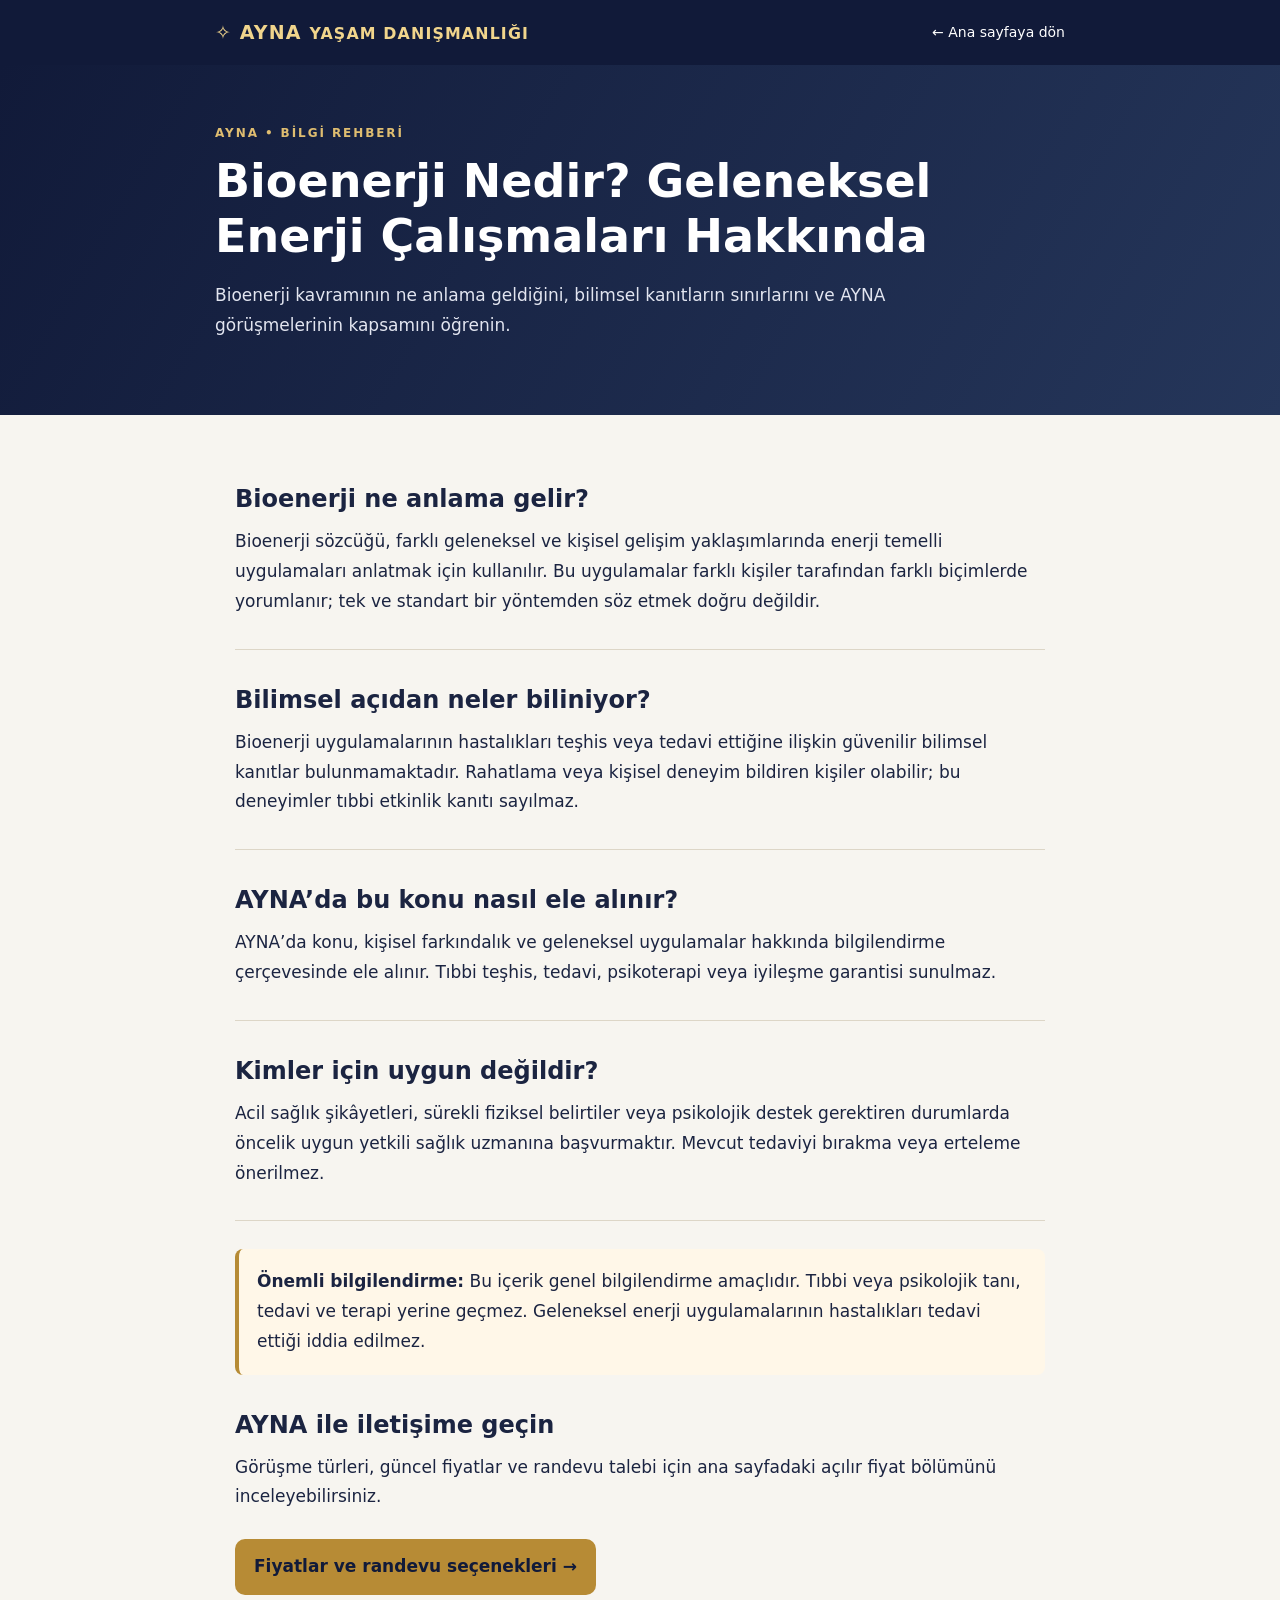
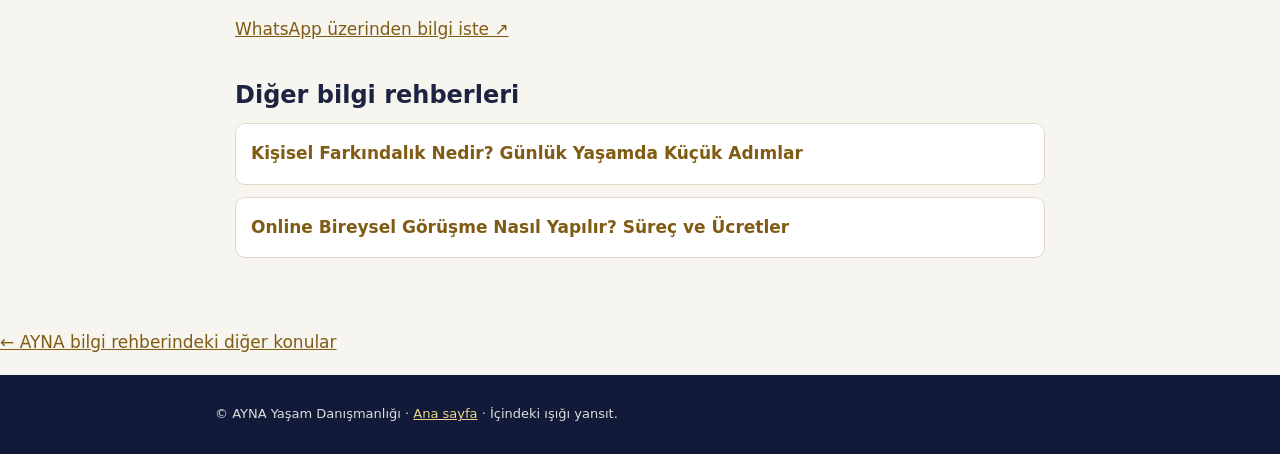
<file: bioenerji-nedir.html>
<!doctype html><html lang="tr"><head><meta charset="utf-8"><meta name="viewport" content="width=device-width, initial-scale=1"><title>Bioenerji Nedir? Geleneksel Enerji Çalışmaları Hakkında | AYNA Yaşam Danışmanlığı</title><meta name="description" content="Bioenerji kavramının ne anlama geldiğini, bilimsel kanıtların sınırlarını ve AYNA görüşmelerinin kapsamını öğrenin."><meta name="robots" content="index,follow"><link rel="canonical" href="https://mesut5556.github.io/ayna-yasam-danismanligi/bioenerji-nedir.html"><meta property="og:type" content="article"><meta property="og:title" content="Bioenerji Nedir? Geleneksel Enerji Çalışmaları Hakkında"><meta property="og:description" content="Bioenerji kavramının ne anlama geldiğini, bilimsel kanıtların sınırlarını ve AYNA görüşmelerinin kapsamını öğrenin."><meta property="og:url" content="https://mesut5556.github.io/ayna-yasam-danismanligi/bioenerji-nedir.html"><meta property="og:image" content="https://mesut5556.github.io/ayna-yasam-danismanligi/ayna-kapak.png"><link rel="stylesheet" href="bilgi-stil.css"><script type="application/ld+json">{"@context": "https://schema.org", "@type": "Article", "headline": "Bioenerji Nedir? Geleneksel Enerji Çalışmaları Hakkında", "description": "Bioenerji kavramının ne anlama geldiğini, bilimsel kanıtların sınırlarını ve AYNA görüşmelerinin kapsamını öğrenin.", "inLanguage": "tr-TR", "mainEntityOfPage": "https://mesut5556.github.io/ayna-yasam-danismanligi/bioenerji-nedir.html", "publisher": {"@type": "Organization", "name": "AYNA Yaşam Danışmanlığı", "url": "https://mesut5556.github.io/ayna-yasam-danismanligi/"}}</script></head><body><header class="top"><div class="inner"><a class="brand" href="https://mesut5556.github.io/ayna-yasam-danismanligi/">✧ AYNA <small>YAŞAM DANIŞMANLIĞI</small></a><a class="back" href="https://mesut5556.github.io/ayna-yasam-danismanligi/">← Ana sayfaya dön</a></div></header><main><div class="hero"><div class="inner"><div class="eyebrow">AYNA • BİLGİ REHBERİ</div><h1>Bioenerji Nedir? Geleneksel Enerji Çalışmaları Hakkında</h1><p class="lead">Bioenerji kavramının ne anlama geldiğini, bilimsel kanıtların sınırlarını ve AYNA görüşmelerinin kapsamını öğrenin.</p></div></div><article class="content"><section><h2>Bioenerji ne anlama gelir?</h2><p>Bioenerji sözcüğü, farklı geleneksel ve kişisel gelişim yaklaşımlarında enerji temelli uygulamaları anlatmak için kullanılır. Bu uygulamalar farklı kişiler tarafından farklı biçimlerde yorumlanır; tek ve standart bir yöntemden söz etmek doğru değildir.</p></section>
<section><h2>Bilimsel açıdan neler biliniyor?</h2><p>Bioenerji uygulamalarının hastalıkları teşhis veya tedavi ettiğine ilişkin güvenilir bilimsel kanıtlar bulunmamaktadır. Rahatlama veya kişisel deneyim bildiren kişiler olabilir; bu deneyimler tıbbi etkinlik kanıtı sayılmaz.</p></section>
<section><h2>AYNA’da bu konu nasıl ele alınır?</h2><p>AYNA’da konu, kişisel farkındalık ve geleneksel uygulamalar hakkında bilgilendirme çerçevesinde ele alınır. Tıbbi teşhis, tedavi, psikoterapi veya iyileşme garantisi sunulmaz.</p></section>
<section><h2>Kimler için uygun değildir?</h2><p>Acil sağlık şikâyetleri, sürekli fiziksel belirtiler veya psikolojik destek gerektiren durumlarda öncelik uygun yetkili sağlık uzmanına başvurmaktır. Mevcut tedaviyi bırakma veya erteleme önerilmez.</p></section><aside class="notice"><strong>Önemli bilgilendirme:</strong> Bu içerik genel bilgilendirme amaçlıdır. Tıbbi veya psikolojik tanı, tedavi ve terapi yerine geçmez. Geleneksel enerji uygulamalarının hastalıkları tedavi ettiği iddia edilmez.</aside><h2>AYNA ile iletişime geçin</h2><p>Görüşme türleri, güncel fiyatlar ve randevu talebi için ana sayfadaki açılır fiyat bölümünü inceleyebilirsiniz.</p><a class="cta" href="https://mesut5556.github.io/ayna-yasam-danismanligi/#fiyatlar">Fiyatlar ve randevu seçenekleri →</a><p><a href="https://wa.me/905447483471?text=Merhaba%2C%20AYNA%20Ya%C5%9Fam%20Dan%C4%B1%C5%9Fmanl%C4%B1%C4%9F%C4%B1%20hakk%C4%B1nda%20bilgi%20almak%20istiyorum." rel="noopener noreferrer" target="_blank">WhatsApp üzerinden bilgi iste ↗</a></p><h2>Diğer bilgi rehberleri</h2><nav class="related" aria-label="İlgili yazılar"><a href="kisisel-farkindalik-nedir.html">Kişisel Farkındalık Nedir? Günlük Yaşamda Küçük Adımlar</a>
<a href="online-gorusme-nasil-yapilir.html">Online Bireysel Görüşme Nasıl Yapılır? Süreç ve Ücretler</a></nav></article><p><a href="index.html#bilgi-rehberi">← AYNA bilgi rehberindeki diğer konular</a></p></main><footer class="bottom"><div class="inner">© AYNA Yaşam Danışmanlığı · <a href="https://mesut5556.github.io/ayna-yasam-danismanligi/">Ana sayfa</a> · İçindeki ışığı yansıt.</div></footer></body></html>
</file>
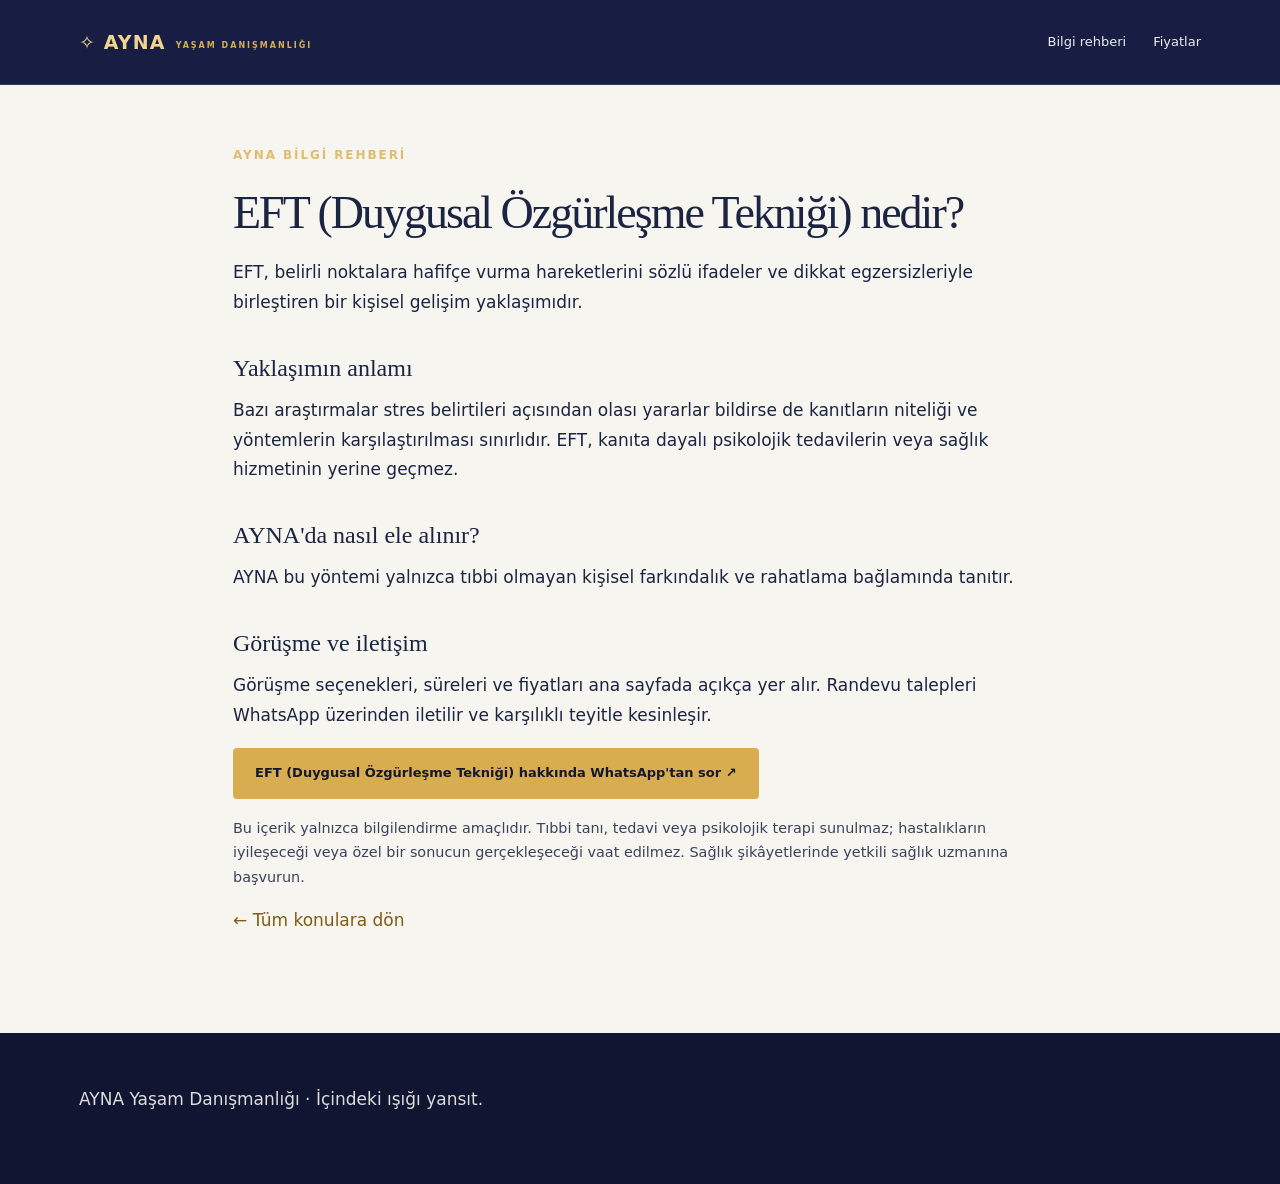
<file: eft-nedir.html>
<!doctype html><html lang="tr"><head><meta charset="utf-8"><meta name="viewport" content="width=device-width,initial-scale=1"><title>EFT (Duygusal Özgürleşme Tekniği) Nedir? | AYNA Yaşam Danışmanlığı</title><meta name="description" content="EFT (Duygusal Özgürleşme Tekniği) nedir, nasıl yorumlanır, bilimsel sınırları nelerdir? AYNA Yaşam Danışmanlığı bilgilendirme rehberi."><meta name="robots" content="index,follow"><link rel="canonical" href="https://mesut5556.github.io/ayna-yasam-danismanligi/eft-nedir.html"><link rel="stylesheet" href="styles-v36.css"><link rel="stylesheet" href="bilgi-stil.css"><link rel="stylesheet" href="styles-v41.css"></head><body><header class="header"><div class="wrap nav"><a class="brand" href="index.html">✧ AYNA <small>YAŞAM DANIŞMANLIĞI</small></a><nav><a href="index.html#bilgi-rehberi">Bilgi rehberi</a><a href="index.html#fiyatlar">Fiyatlar</a></nav></div></header><main class="wrap" style="max-width:850px;padding:60px 18px 80px"><p class="eyebrow">AYNA BİLGİ REHBERİ</p><h1>EFT (Duygusal Özgürleşme Tekniği) nedir?</h1><p>EFT, belirli noktalara hafifçe vurma hareketlerini sözlü ifadeler ve dikkat egzersizleriyle birleştiren bir kişisel gelişim yaklaşımıdır.</p><h2>Yaklaşımın anlamı</h2><p>Bazı araştırmalar stres belirtileri açısından olası yararlar bildirse de kanıtların niteliği ve yöntemlerin karşılaştırılması sınırlıdır. EFT, kanıta dayalı psikolojik tedavilerin veya sağlık hizmetinin yerine geçmez.</p><h2>AYNA'da nasıl ele alınır?</h2><p>AYNA bu yöntemi yalnızca tıbbi olmayan kişisel farkındalık ve rahatlama bağlamında tanıtır.</p><h2>Görüşme ve iletişim</h2><p>Görüşme seçenekleri, süreleri ve fiyatları ana sayfada açıkça yer alır. Randevu talepleri WhatsApp üzerinden iletilir ve karşılıklı teyitle kesinleşir.</p><p><a class="btn primary" href="https://wa.me/905447483471?text=Merhaba%2C%20AYNA%20Ya%C5%9Fam%20Dan%C4%B1%C5%9Fmanl%C4%B1%C4%9F%C4%B1%20%C3%BCzerinden%20EFT%20%28Duygusal%20%C3%96zg%C3%BCrle%C5%9Fme%20Tekni%C4%9Fi%29%20hakk%C4%B1nda%20bilgi%20almak%20istiyorum." target="_blank" rel="noopener noreferrer">EFT (Duygusal Özgürleşme Tekniği) hakkında WhatsApp'tan sor ↗</a></p><p class="ayna-v41-note">Bu içerik yalnızca bilgilendirme amaçlıdır. Tıbbi tanı, tedavi veya psikolojik terapi sunulmaz; hastalıkların iyileşeceği veya özel bir sonucun gerçekleşeceği vaat edilmez. Sağlık şikâyetlerinde yetkili sağlık uzmanına başvurun.</p><p><a href="index.html#bilgi-rehberi">← Tüm konulara dön</a></p></main><footer><div class="wrap"><p>AYNA Yaşam Danışmanlığı · İçindeki ışığı yansıt.</p></div></footer></body></html>
</file>
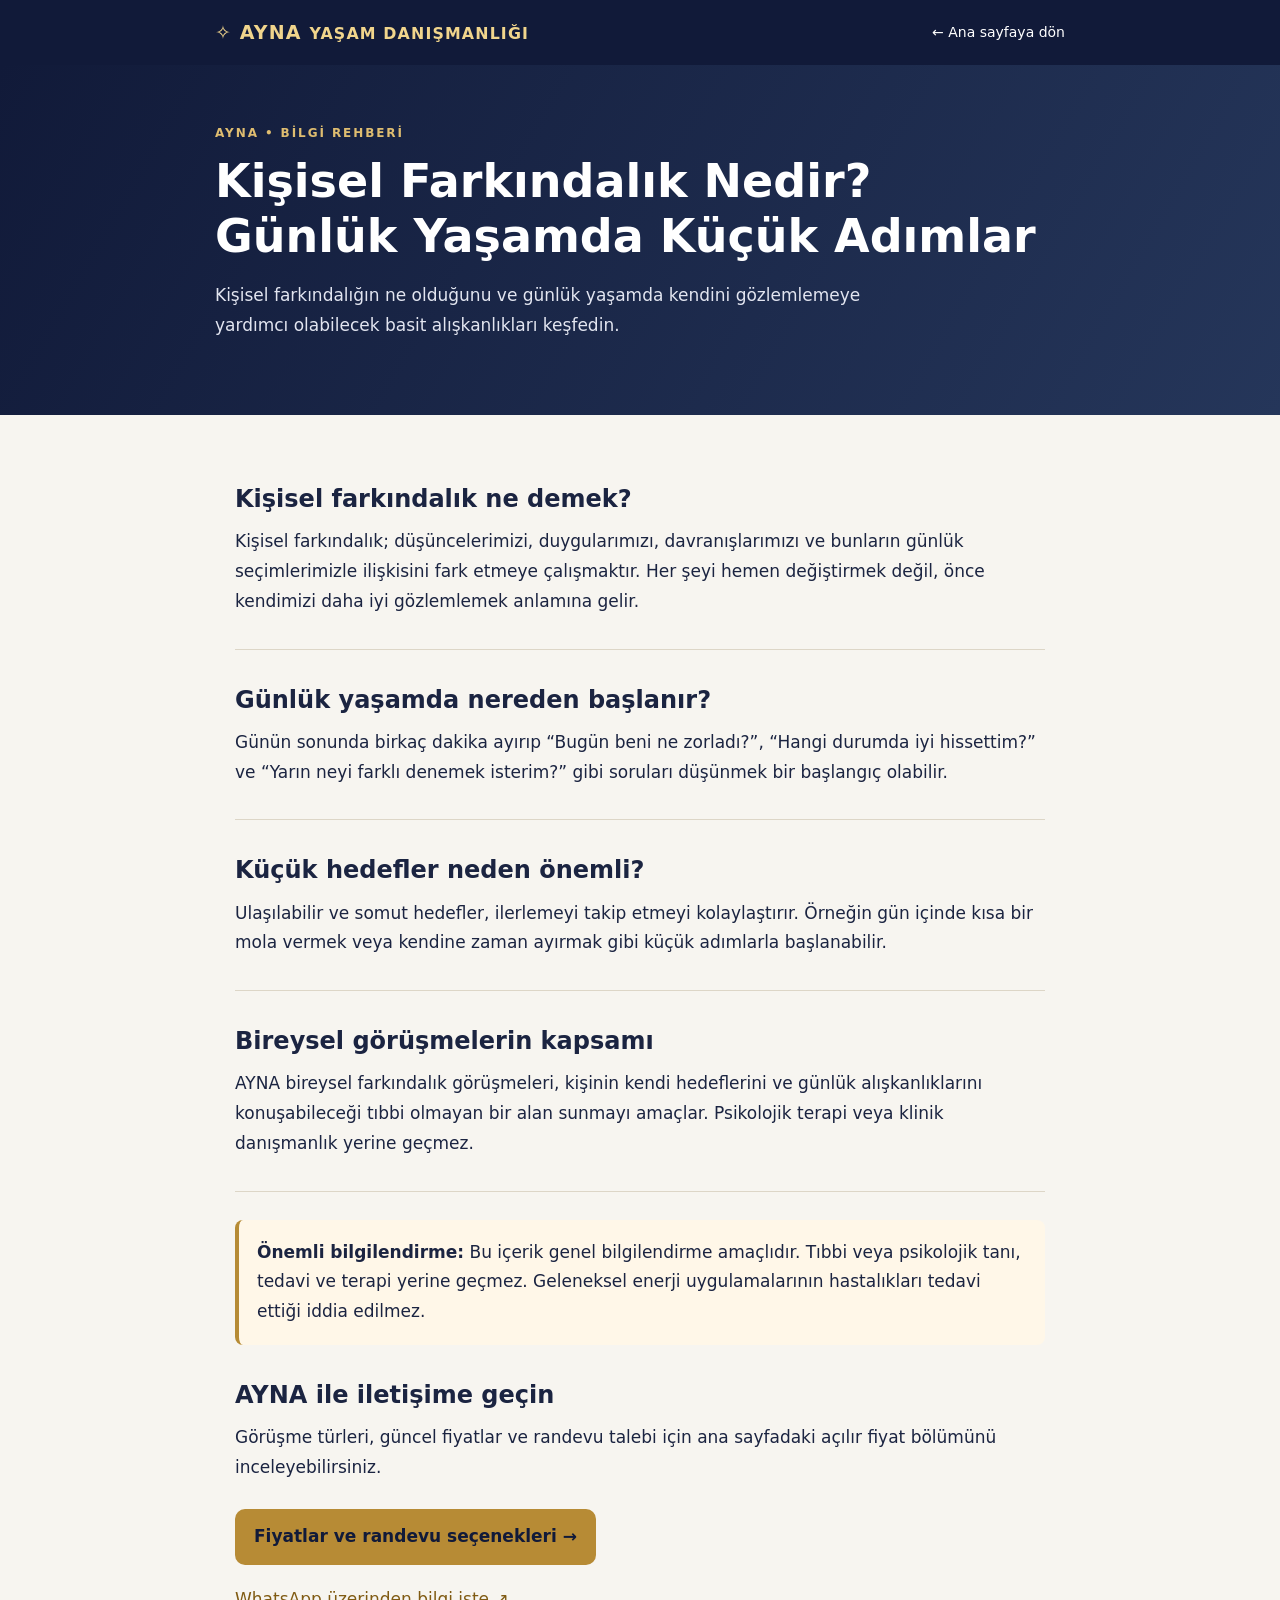
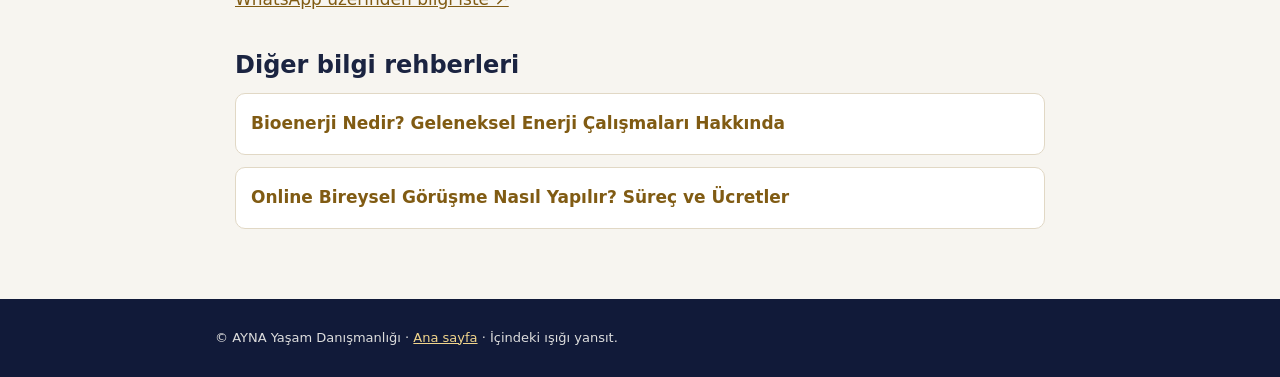
<file: kisisel-farkindalik-nedir.html>
<!doctype html><html lang="tr"><head><meta charset="utf-8"><meta name="viewport" content="width=device-width, initial-scale=1"><title>Kişisel Farkındalık Nedir? Günlük Yaşamda Küçük Adımlar | AYNA Yaşam Danışmanlığı</title><meta name="description" content="Kişisel farkındalığın ne olduğunu ve günlük yaşamda kendini gözlemlemeye yardımcı olabilecek basit alışkanlıkları keşfedin."><meta name="robots" content="index,follow"><link rel="canonical" href="https://mesut5556.github.io/ayna-yasam-danismanligi/kisisel-farkindalik-nedir.html"><meta property="og:type" content="article"><meta property="og:title" content="Kişisel Farkındalık Nedir? Günlük Yaşamda Küçük Adımlar"><meta property="og:description" content="Kişisel farkındalığın ne olduğunu ve günlük yaşamda kendini gözlemlemeye yardımcı olabilecek basit alışkanlıkları keşfedin."><meta property="og:url" content="https://mesut5556.github.io/ayna-yasam-danismanligi/kisisel-farkindalik-nedir.html"><meta property="og:image" content="https://mesut5556.github.io/ayna-yasam-danismanligi/ayna-kapak.png"><link rel="stylesheet" href="bilgi-stil.css"><script type="application/ld+json">{"@context": "https://schema.org", "@type": "Article", "headline": "Kişisel Farkındalık Nedir? Günlük Yaşamda Küçük Adımlar", "description": "Kişisel farkındalığın ne olduğunu ve günlük yaşamda kendini gözlemlemeye yardımcı olabilecek basit alışkanlıkları keşfedin.", "inLanguage": "tr-TR", "mainEntityOfPage": "https://mesut5556.github.io/ayna-yasam-danismanligi/kisisel-farkindalik-nedir.html", "publisher": {"@type": "Organization", "name": "AYNA Yaşam Danışmanlığı", "url": "https://mesut5556.github.io/ayna-yasam-danismanligi/"}}</script></head><body><header class="top"><div class="inner"><a class="brand" href="https://mesut5556.github.io/ayna-yasam-danismanligi/">✧ AYNA <small>YAŞAM DANIŞMANLIĞI</small></a><a class="back" href="https://mesut5556.github.io/ayna-yasam-danismanligi/">← Ana sayfaya dön</a></div></header><main><div class="hero"><div class="inner"><div class="eyebrow">AYNA • BİLGİ REHBERİ</div><h1>Kişisel Farkındalık Nedir? Günlük Yaşamda Küçük Adımlar</h1><p class="lead">Kişisel farkındalığın ne olduğunu ve günlük yaşamda kendini gözlemlemeye yardımcı olabilecek basit alışkanlıkları keşfedin.</p></div></div><article class="content"><section><h2>Kişisel farkındalık ne demek?</h2><p>Kişisel farkındalık; düşüncelerimizi, duygularımızı, davranışlarımızı ve bunların günlük seçimlerimizle ilişkisini fark etmeye çalışmaktır. Her şeyi hemen değiştirmek değil, önce kendimizi daha iyi gözlemlemek anlamına gelir.</p></section>
<section><h2>Günlük yaşamda nereden başlanır?</h2><p>Günün sonunda birkaç dakika ayırıp “Bugün beni ne zorladı?”, “Hangi durumda iyi hissettim?” ve “Yarın neyi farklı denemek isterim?” gibi soruları düşünmek bir başlangıç olabilir.</p></section>
<section><h2>Küçük hedefler neden önemli?</h2><p>Ulaşılabilir ve somut hedefler, ilerlemeyi takip etmeyi kolaylaştırır. Örneğin gün içinde kısa bir mola vermek veya kendine zaman ayırmak gibi küçük adımlarla başlanabilir.</p></section>
<section><h2>Bireysel görüşmelerin kapsamı</h2><p>AYNA bireysel farkındalık görüşmeleri, kişinin kendi hedeflerini ve günlük alışkanlıklarını konuşabileceği tıbbi olmayan bir alan sunmayı amaçlar. Psikolojik terapi veya klinik danışmanlık yerine geçmez.</p></section><aside class="notice"><strong>Önemli bilgilendirme:</strong> Bu içerik genel bilgilendirme amaçlıdır. Tıbbi veya psikolojik tanı, tedavi ve terapi yerine geçmez. Geleneksel enerji uygulamalarının hastalıkları tedavi ettiği iddia edilmez.</aside><h2>AYNA ile iletişime geçin</h2><p>Görüşme türleri, güncel fiyatlar ve randevu talebi için ana sayfadaki açılır fiyat bölümünü inceleyebilirsiniz.</p><a class="cta" href="https://mesut5556.github.io/ayna-yasam-danismanligi/#fiyatlar">Fiyatlar ve randevu seçenekleri →</a><p><a href="https://wa.me/905447483471?text=Merhaba%2C%20AYNA%20Ya%C5%9Fam%20Dan%C4%B1%C5%9Fmanl%C4%B1%C4%9F%C4%B1%20hakk%C4%B1nda%20bilgi%20almak%20istiyorum." rel="noopener noreferrer" target="_blank">WhatsApp üzerinden bilgi iste ↗</a></p><h2>Diğer bilgi rehberleri</h2><nav class="related" aria-label="İlgili yazılar"><a href="bioenerji-nedir.html">Bioenerji Nedir? Geleneksel Enerji Çalışmaları Hakkında</a>
<a href="online-gorusme-nasil-yapilir.html">Online Bireysel Görüşme Nasıl Yapılır? Süreç ve Ücretler</a></nav></article></main><footer class="bottom"><div class="inner">© AYNA Yaşam Danışmanlığı · <a href="https://mesut5556.github.io/ayna-yasam-danismanligi/">Ana sayfa</a> · İçindeki ışığı yansıt.</div></footer></body></html>
</file>
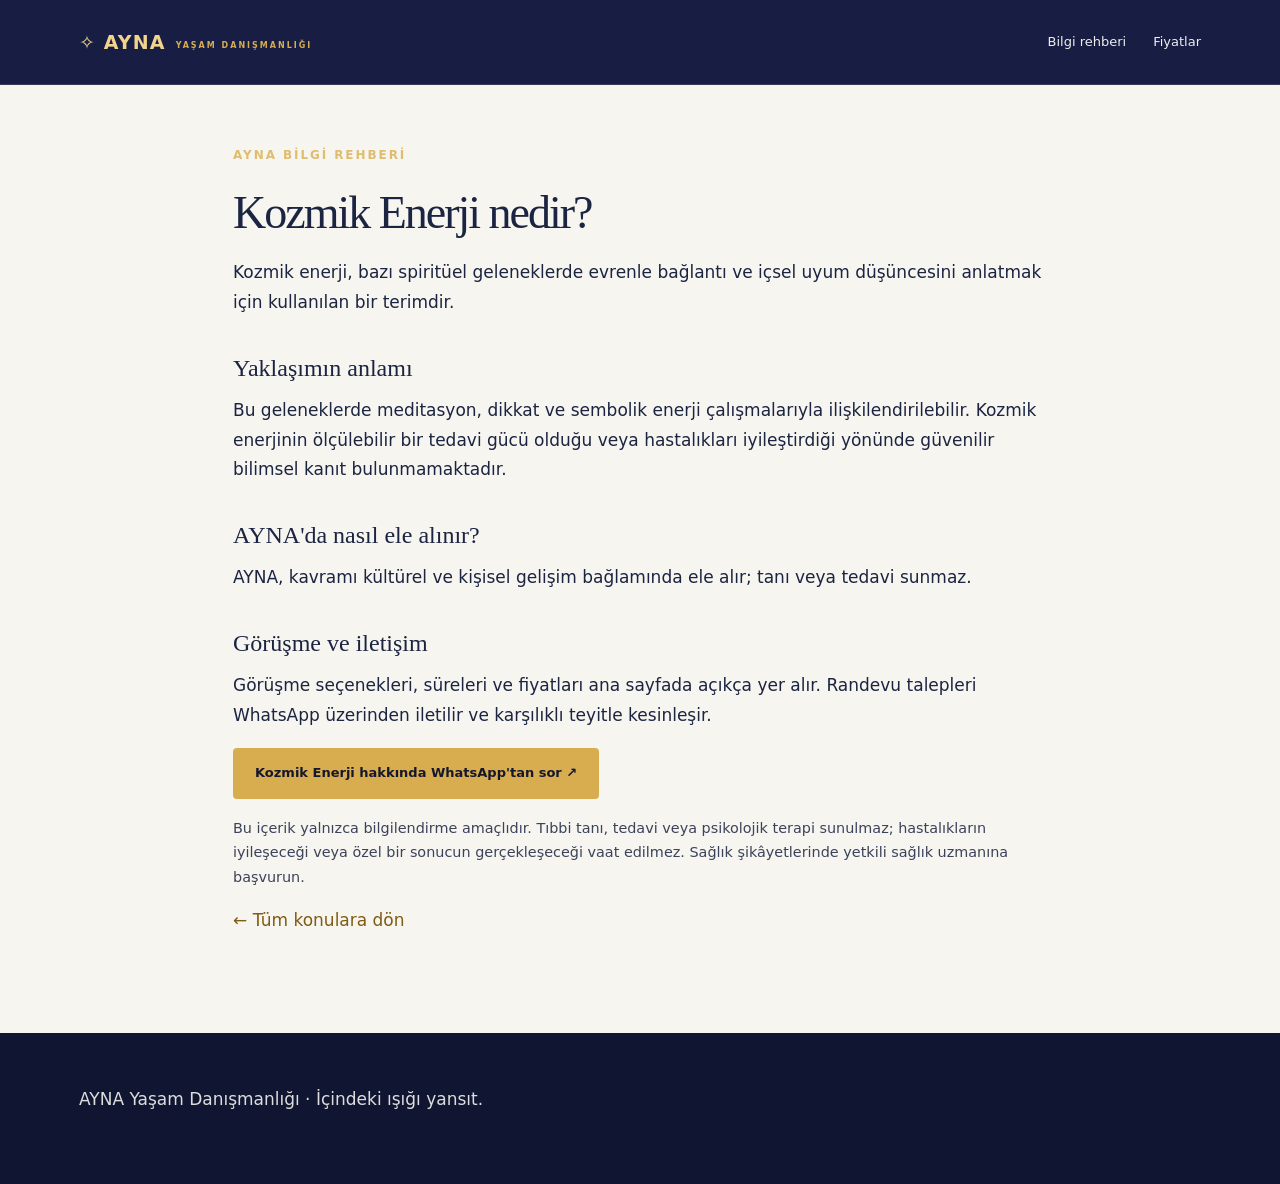
<file: kozmik-enerji-nedir.html>
<!doctype html><html lang="tr"><head><meta charset="utf-8"><meta name="viewport" content="width=device-width,initial-scale=1"><title>Kozmik Enerji Nedir? | AYNA Yaşam Danışmanlığı</title><meta name="description" content="Kozmik Enerji nedir, nasıl yorumlanır, bilimsel sınırları nelerdir? AYNA Yaşam Danışmanlığı bilgilendirme rehberi."><meta name="robots" content="index,follow"><link rel="canonical" href="https://mesut5556.github.io/ayna-yasam-danismanligi/kozmik-enerji-nedir.html"><link rel="stylesheet" href="styles-v36.css"><link rel="stylesheet" href="bilgi-stil.css"><link rel="stylesheet" href="styles-v41.css"></head><body><header class="header"><div class="wrap nav"><a class="brand" href="index.html">✧ AYNA <small>YAŞAM DANIŞMANLIĞI</small></a><nav><a href="index.html#bilgi-rehberi">Bilgi rehberi</a><a href="index.html#fiyatlar">Fiyatlar</a></nav></div></header><main class="wrap" style="max-width:850px;padding:60px 18px 80px"><p class="eyebrow">AYNA BİLGİ REHBERİ</p><h1>Kozmik Enerji nedir?</h1><p>Kozmik enerji, bazı spiritüel geleneklerde evrenle bağlantı ve içsel uyum düşüncesini anlatmak için kullanılan bir terimdir.</p><h2>Yaklaşımın anlamı</h2><p>Bu geleneklerde meditasyon, dikkat ve sembolik enerji çalışmalarıyla ilişkilendirilebilir. Kozmik enerjinin ölçülebilir bir tedavi gücü olduğu veya hastalıkları iyileştirdiği yönünde güvenilir bilimsel kanıt bulunmamaktadır.</p><h2>AYNA'da nasıl ele alınır?</h2><p>AYNA, kavramı kültürel ve kişisel gelişim bağlamında ele alır; tanı veya tedavi sunmaz.</p><h2>Görüşme ve iletişim</h2><p>Görüşme seçenekleri, süreleri ve fiyatları ana sayfada açıkça yer alır. Randevu talepleri WhatsApp üzerinden iletilir ve karşılıklı teyitle kesinleşir.</p><p><a class="btn primary" href="https://wa.me/905447483471?text=Merhaba%2C%20AYNA%20Ya%C5%9Fam%20Dan%C4%B1%C5%9Fmanl%C4%B1%C4%9F%C4%B1%20%C3%BCzerinden%20Kozmik%20Enerji%20hakk%C4%B1nda%20bilgi%20almak%20istiyorum." target="_blank" rel="noopener noreferrer">Kozmik Enerji hakkında WhatsApp'tan sor ↗</a></p><p class="ayna-v41-note">Bu içerik yalnızca bilgilendirme amaçlıdır. Tıbbi tanı, tedavi veya psikolojik terapi sunulmaz; hastalıkların iyileşeceği veya özel bir sonucun gerçekleşeceği vaat edilmez. Sağlık şikâyetlerinde yetkili sağlık uzmanına başvurun.</p><p><a href="index.html#bilgi-rehberi">← Tüm konulara dön</a></p></main><footer><div class="wrap"><p>AYNA Yaşam Danışmanlığı · İçindeki ışığı yansıt.</p></div></footer></body></html>
</file>
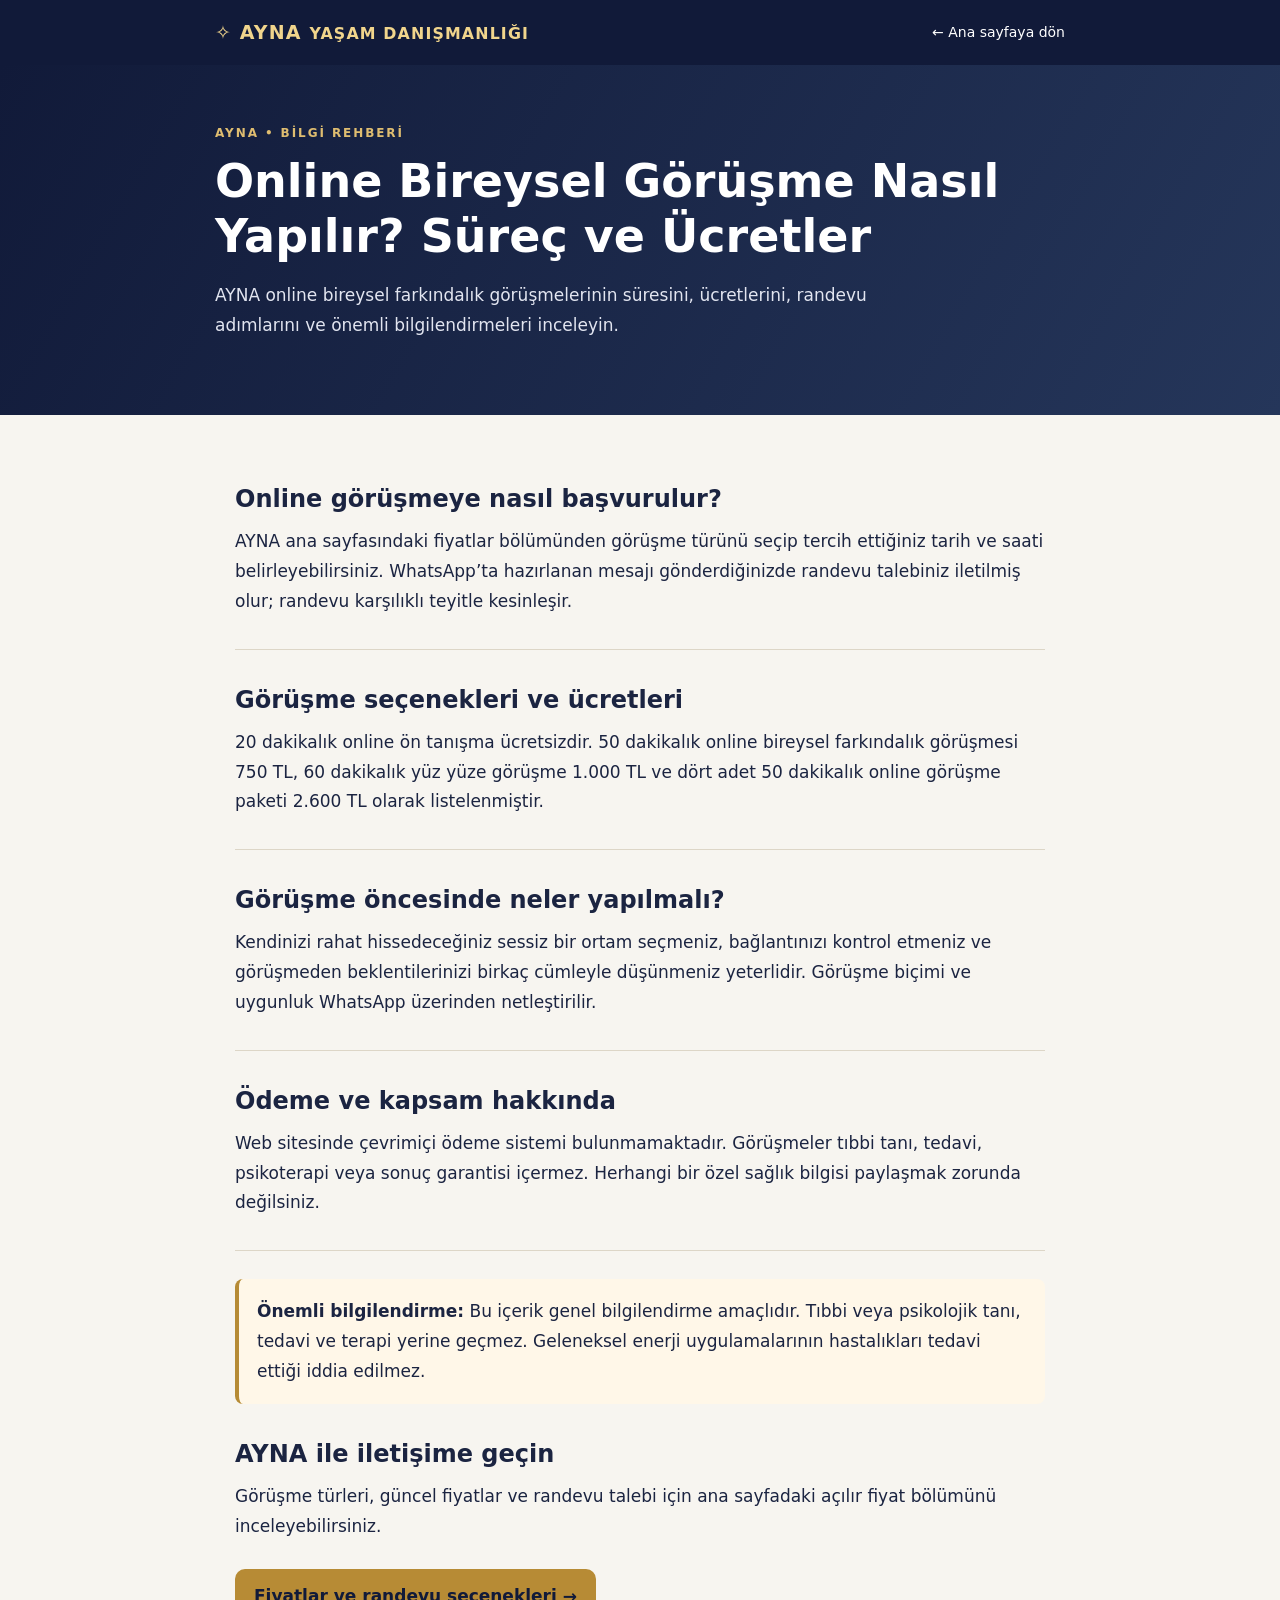
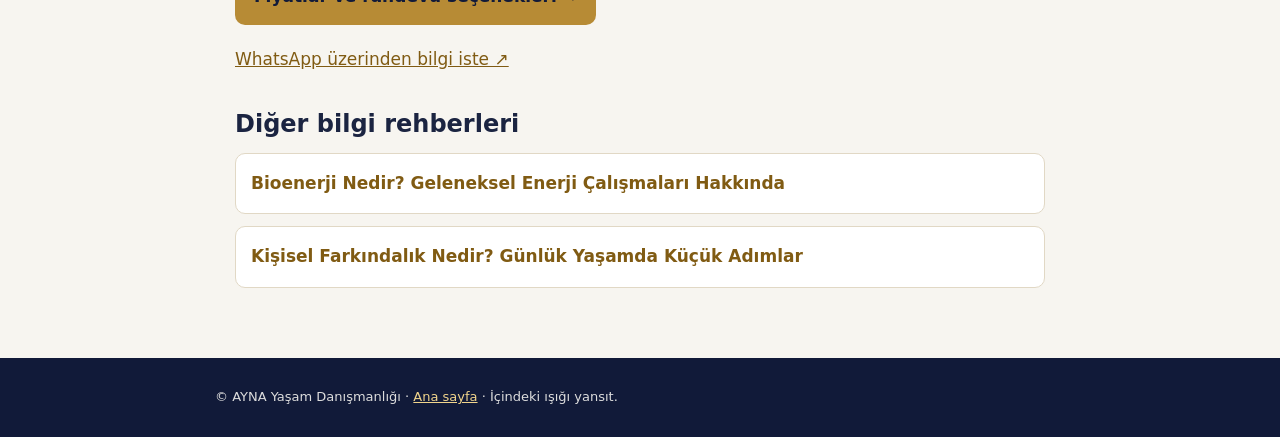
<file: online-gorusme-nasil-yapilir.html>
<!doctype html><html lang="tr"><head><meta charset="utf-8"><meta name="viewport" content="width=device-width, initial-scale=1"><title>Online Bireysel Görüşme Nasıl Yapılır? Süreç ve Ücretler | AYNA Yaşam Danışmanlığı</title><meta name="description" content="AYNA online bireysel farkındalık görüşmelerinin süresini, ücretlerini, randevu adımlarını ve önemli bilgilendirmeleri inceleyin."><meta name="robots" content="index,follow"><link rel="canonical" href="https://mesut5556.github.io/ayna-yasam-danismanligi/online-gorusme-nasil-yapilir.html"><meta property="og:type" content="article"><meta property="og:title" content="Online Bireysel Görüşme Nasıl Yapılır? Süreç ve Ücretler"><meta property="og:description" content="AYNA online bireysel farkındalık görüşmelerinin süresini, ücretlerini, randevu adımlarını ve önemli bilgilendirmeleri inceleyin."><meta property="og:url" content="https://mesut5556.github.io/ayna-yasam-danismanligi/online-gorusme-nasil-yapilir.html"><meta property="og:image" content="https://mesut5556.github.io/ayna-yasam-danismanligi/ayna-kapak.png"><link rel="stylesheet" href="bilgi-stil.css"><script type="application/ld+json">{"@context": "https://schema.org", "@type": "Article", "headline": "Online Bireysel Görüşme Nasıl Yapılır? Süreç ve Ücretler", "description": "AYNA online bireysel farkındalık görüşmelerinin süresini, ücretlerini, randevu adımlarını ve önemli bilgilendirmeleri inceleyin.", "inLanguage": "tr-TR", "mainEntityOfPage": "https://mesut5556.github.io/ayna-yasam-danismanligi/online-gorusme-nasil-yapilir.html", "publisher": {"@type": "Organization", "name": "AYNA Yaşam Danışmanlığı", "url": "https://mesut5556.github.io/ayna-yasam-danismanligi/"}}</script></head><body><header class="top"><div class="inner"><a class="brand" href="https://mesut5556.github.io/ayna-yasam-danismanligi/">✧ AYNA <small>YAŞAM DANIŞMANLIĞI</small></a><a class="back" href="https://mesut5556.github.io/ayna-yasam-danismanligi/">← Ana sayfaya dön</a></div></header><main><div class="hero"><div class="inner"><div class="eyebrow">AYNA • BİLGİ REHBERİ</div><h1>Online Bireysel Görüşme Nasıl Yapılır? Süreç ve Ücretler</h1><p class="lead">AYNA online bireysel farkındalık görüşmelerinin süresini, ücretlerini, randevu adımlarını ve önemli bilgilendirmeleri inceleyin.</p></div></div><article class="content"><section><h2>Online görüşmeye nasıl başvurulur?</h2><p>AYNA ana sayfasındaki fiyatlar bölümünden görüşme türünü seçip tercih ettiğiniz tarih ve saati belirleyebilirsiniz. WhatsApp’ta hazırlanan mesajı gönderdiğinizde randevu talebiniz iletilmiş olur; randevu karşılıklı teyitle kesinleşir.</p></section>
<section><h2>Görüşme seçenekleri ve ücretleri</h2><p>20 dakikalık online ön tanışma ücretsizdir. 50 dakikalık online bireysel farkındalık görüşmesi 750 TL, 60 dakikalık yüz yüze görüşme 1.000 TL ve dört adet 50 dakikalık online görüşme paketi 2.600 TL olarak listelenmiştir.</p></section>
<section><h2>Görüşme öncesinde neler yapılmalı?</h2><p>Kendinizi rahat hissedeceğiniz sessiz bir ortam seçmeniz, bağlantınızı kontrol etmeniz ve görüşmeden beklentilerinizi birkaç cümleyle düşünmeniz yeterlidir. Görüşme biçimi ve uygunluk WhatsApp üzerinden netleştirilir.</p></section>
<section><h2>Ödeme ve kapsam hakkında</h2><p>Web sitesinde çevrimiçi ödeme sistemi bulunmamaktadır. Görüşmeler tıbbi tanı, tedavi, psikoterapi veya sonuç garantisi içermez. Herhangi bir özel sağlık bilgisi paylaşmak zorunda değilsiniz.</p></section><aside class="notice"><strong>Önemli bilgilendirme:</strong> Bu içerik genel bilgilendirme amaçlıdır. Tıbbi veya psikolojik tanı, tedavi ve terapi yerine geçmez. Geleneksel enerji uygulamalarının hastalıkları tedavi ettiği iddia edilmez.</aside><h2>AYNA ile iletişime geçin</h2><p>Görüşme türleri, güncel fiyatlar ve randevu talebi için ana sayfadaki açılır fiyat bölümünü inceleyebilirsiniz.</p><a class="cta" href="https://mesut5556.github.io/ayna-yasam-danismanligi/#fiyatlar">Fiyatlar ve randevu seçenekleri →</a><p><a href="https://wa.me/905447483471?text=Merhaba%2C%20AYNA%20Ya%C5%9Fam%20Dan%C4%B1%C5%9Fmanl%C4%B1%C4%9F%C4%B1%20hakk%C4%B1nda%20bilgi%20almak%20istiyorum." rel="noopener noreferrer" target="_blank">WhatsApp üzerinden bilgi iste ↗</a></p><h2>Diğer bilgi rehberleri</h2><nav class="related" aria-label="İlgili yazılar"><a href="bioenerji-nedir.html">Bioenerji Nedir? Geleneksel Enerji Çalışmaları Hakkında</a>
<a href="kisisel-farkindalik-nedir.html">Kişisel Farkındalık Nedir? Günlük Yaşamda Küçük Adımlar</a></nav></article></main><footer class="bottom"><div class="inner">© AYNA Yaşam Danışmanlığı · <a href="https://mesut5556.github.io/ayna-yasam-danismanligi/">Ana sayfa</a> · İçindeki ışığı yansıt.</div></footer></body></html>
</file>
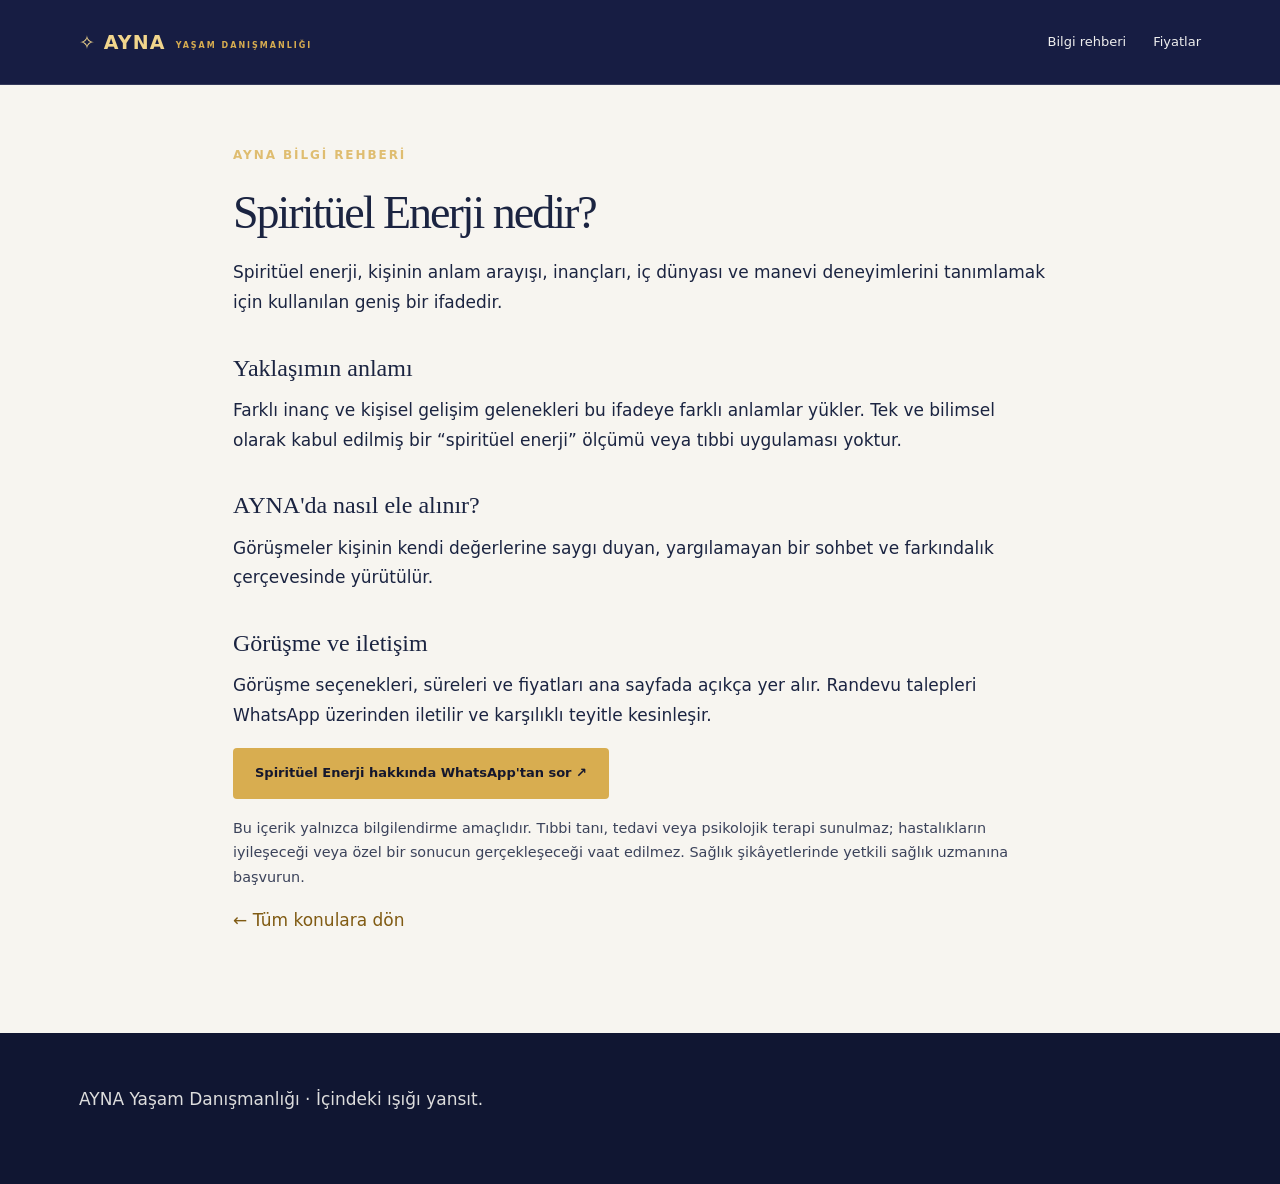
<file: spirituel-enerji-nedir.html>
<!doctype html><html lang="tr"><head><meta charset="utf-8"><meta name="viewport" content="width=device-width,initial-scale=1"><title>Spiritüel Enerji Nedir? | AYNA Yaşam Danışmanlığı</title><meta name="description" content="Spiritüel Enerji nedir, nasıl yorumlanır, bilimsel sınırları nelerdir? AYNA Yaşam Danışmanlığı bilgilendirme rehberi."><meta name="robots" content="index,follow"><link rel="canonical" href="https://mesut5556.github.io/ayna-yasam-danismanligi/spirituel-enerji-nedir.html"><link rel="stylesheet" href="styles-v36.css"><link rel="stylesheet" href="bilgi-stil.css"><link rel="stylesheet" href="styles-v41.css"></head><body><header class="header"><div class="wrap nav"><a class="brand" href="index.html">✧ AYNA <small>YAŞAM DANIŞMANLIĞI</small></a><nav><a href="index.html#bilgi-rehberi">Bilgi rehberi</a><a href="index.html#fiyatlar">Fiyatlar</a></nav></div></header><main class="wrap" style="max-width:850px;padding:60px 18px 80px"><p class="eyebrow">AYNA BİLGİ REHBERİ</p><h1>Spiritüel Enerji nedir?</h1><p>Spiritüel enerji, kişinin anlam arayışı, inançları, iç dünyası ve manevi deneyimlerini tanımlamak için kullanılan geniş bir ifadedir.</p><h2>Yaklaşımın anlamı</h2><p>Farklı inanç ve kişisel gelişim gelenekleri bu ifadeye farklı anlamlar yükler. Tek ve bilimsel olarak kabul edilmiş bir “spiritüel enerji” ölçümü veya tıbbi uygulaması yoktur.</p><h2>AYNA'da nasıl ele alınır?</h2><p>Görüşmeler kişinin kendi değerlerine saygı duyan, yargılamayan bir sohbet ve farkındalık çerçevesinde yürütülür.</p><h2>Görüşme ve iletişim</h2><p>Görüşme seçenekleri, süreleri ve fiyatları ana sayfada açıkça yer alır. Randevu talepleri WhatsApp üzerinden iletilir ve karşılıklı teyitle kesinleşir.</p><p><a class="btn primary" href="https://wa.me/905447483471?text=Merhaba%2C%20AYNA%20Ya%C5%9Fam%20Dan%C4%B1%C5%9Fmanl%C4%B1%C4%9F%C4%B1%20%C3%BCzerinden%20Spirit%C3%BCel%20Enerji%20hakk%C4%B1nda%20bilgi%20almak%20istiyorum." target="_blank" rel="noopener noreferrer">Spiritüel Enerji hakkında WhatsApp'tan sor ↗</a></p><p class="ayna-v41-note">Bu içerik yalnızca bilgilendirme amaçlıdır. Tıbbi tanı, tedavi veya psikolojik terapi sunulmaz; hastalıkların iyileşeceği veya özel bir sonucun gerçekleşeceği vaat edilmez. Sağlık şikâyetlerinde yetkili sağlık uzmanına başvurun.</p><p><a href="index.html#bilgi-rehberi">← Tüm konulara dön</a></p></main><footer><div class="wrap"><p>AYNA Yaşam Danışmanlığı · İçindeki ışığı yansıt.</p></div></footer></body></html>
</file>
<file: styles-v36.css>
:root{--navy:#171d43;--navy2:#101632;--gold:#d8ad50;--cream:#f9f6ef;--ink:#24283b;--muted:#6e7180}*{box-sizing:border-box}html{scroll-behavior:smooth}body{margin:0;font-family:Inter,system-ui,-apple-system,'Segoe UI',Arial,sans-serif;color:var(--ink);line-height:1.65;background:#fff}a{color:inherit;text-decoration:none}button,input,textarea,select{font:inherit}.wrap{max-width:1170px;margin:auto;padding:0 24px}.skip{position:absolute;left:-9999px}.skip:focus{left:10px;top:10px;z-index:10;background:white;padding:10px}.header{background:var(--navy);position:sticky;top:0;z-index:9;border-bottom:1px solid #ffffff21}.nav{height:84px;display:flex;align-items:center;justify-content:space-between;gap:20px}.brand{display:flex;align-items:center;gap:10px;color:#fff;font-size:24px;font-weight:750;letter-spacing:3px;line-height:1}.brand small{display:block;font-size:8px;letter-spacing:2px;color:var(--gold);margin-top:8px}.brand-mark{color:var(--gold);font-size:38px}.nav nav{display:flex;align-items:center;gap:27px}.nav nav a{font-size:13px;color:#eee;transition:color .2s}.nav nav a:hover{color:var(--gold)}.nav-cta{border:1px solid var(--gold);border-radius:3px;padding:10px 16px}.menu-btn{display:none}.hero{background:radial-gradient(ellipse at 85% 15%,#30345b 0%,var(--navy) 45%,var(--navy2) 100%);color:#fff;padding:76px 0 88px;overflow:hidden}.hero-grid{display:grid;grid-template-columns:1fr 1.08fr;align-items:center;gap:48px}.eyebrow{color:#b98c3e;letter-spacing:3px;font-size:11px;font-weight:750;margin:0 0 20px}.hero .eyebrow{color:var(--gold)}h1,h2,h3,p{margin-top:0}h1,h2{font-family:Georgia,'Times New Roman',serif;font-weight:500;line-height:1.17}h1{font-size:clamp(48px,6vw,82px);letter-spacing:-2px;margin-bottom:24px}h1 em{font-weight:400;color:var(--gold)}.hero-copy>p:not(.eyebrow){color:#d7d8e3;font-size:16px;max-width:520px}.hero-visual img{width:100%;display:block;border-radius:10px;box-shadow:0 28px 70px #0005}.actions{display:flex;gap:12px;flex-wrap:wrap;margin-top:30px}.btn{border:0;display:inline-flex;align-items:center;justify-content:center;gap:18px;padding:14px 22px;border-radius:4px;font-size:13px;font-weight:750;cursor:pointer}.primary{background:var(--gold);color:#15172d}.primary:hover{background:#edc66f}.secondary{border:1px solid #d2c5a5;color:#fff}.secondary:hover{background:#ffffff12}.hero-note{font-size:12px;color:#c9c9d8;margin-top:28px}.section{padding:94px 0;scroll-margin-top:80px}.section-alt{background:var(--cream)}.intro-grid{display:grid;grid-template-columns:1fr 1fr;gap:80px}.intro-grid h2,.section h2{font-size:clamp(34px,4vw,52px);letter-spacing:-.7px}.intro-grid p,.split p,.contact-grid p{color:var(--muted)}.text-link{color:#9b712e;font-weight:700;font-size:14px}.section-head{text-align:center;max-width:700px;margin:0 auto 42px}.section-head>p:last-child{color:var(--muted)}.cards{display:grid;grid-template-columns:repeat(3,1fr);gap:22px}.service{background:#fff;padding:36px 30px;border:1px solid #eee7da;border-radius:8px;box-shadow:0 9px 25px #11111108}.service-icon{font-size:34px;color:#b48b40;margin-bottom:16px}.service h3{font-family:Georgia,serif;font-size:25px;line-height:1.25;font-weight:500}.service p{color:var(--muted);font-size:14px;min-height:116px}.service a{color:#9d732e;font-weight:750;font-size:13px}.disclaimer{margin:24px auto 0;font-size:12px;color:#777;max-width:950px}.split{display:grid;grid-template-columns:1.2fr .8fr;align-items:center;gap:85px}.split .btn{margin-top:12px}.quote-card{background:var(--navy);color:#fff;padding:50px;border-radius:9px;min-height:330px}.quote-symbol{font:80px Georgia;color:var(--gold);line-height:.9}.quote-card p{font:italic 28px Georgia;line-height:1.4;color:#fff}.quote-card span{color:var(--gold);font-size:12px;letter-spacing:1px}.credentials{display:grid;grid-template-columns:1fr 1fr;gap:14px}.credentials>div{background:#fff;border:1px solid #eee7da;padding:22px 25px;border-radius:6px}.credentials strong,.credentials span{display:block}.credentials span{font-size:13px;color:var(--muted);margin-top:6px}.contact-section{background:#f0eadd}.contact-grid{display:grid;grid-template-columns:.85fr 1.15fr;gap:75px}.contact-small{font-size:13px}.contact-form{background:#fff;padding:32px;border-radius:9px;box-shadow:0 12px 30px #0000000c}.contact-form label{display:block;font-size:13px;font-weight:650;margin-bottom:16px}.contact-form input:not([type=checkbox]),.contact-form textarea,.contact-form select{display:block;width:100%;padding:12px 13px;margin-top:6px;border:1px solid #d7d7dd;border-radius:4px;background:white;color:var(--ink)}.contact-form :is(input,textarea,select):focus{outline:2px solid #d5ad5e;outline-offset:1px}.contact-form .checkline{display:flex;align-items:flex-start;gap:10px;font-size:12px;font-weight:400;color:var(--muted)}.checkline input{margin-top:5px}.status{font-size:12px;color:#825f2a;margin:10px 0 0}footer{background:var(--navy2);color:#ddd;padding:52px 0}.footer-grid{display:grid;grid-template-columns:2fr 1fr 1.4fr;gap:30px}.footer-grid a,.footer-grid p,.footer-grid small{display:block;color:#b8b9c8;font-size:13px;margin:6px 0}.footer-grid strong{font-size:13px;color:var(--gold)}.footer-brand{font-size:32px;letter-spacing:5px;color:var(--gold);font-weight:750}@media(max-width:820px){.menu-btn{display:block;border:1px solid #777;background:transparent;color:white;border-radius:5px;font-size:22px;padding:2px 12px}.nav nav{display:none;position:absolute;top:84px;left:0;right:0;background:var(--navy);padding:24px;flex-direction:column;align-items:stretch;gap:16px}.nav nav.open{display:flex}.hero{padding:52px 0 62px}.hero-grid,.intro-grid,.split,.contact-grid{grid-template-columns:1fr;gap:35px}.hero-visual{max-width:640px}.cards{grid-template-columns:1fr}.service p{min-height:0}.credentials{grid-template-columns:1fr}.section{padding:65px 0}.footer-grid{grid-template-columns:1fr 1fr}.quote-card{min-height:0}}@media(max-width:520px){.wrap{padding:0 18px}.nav{height:72px}.nav nav{top:72px}.brand{font-size:20px}.hero-visual img{border-radius:5px}.hero-grid{gap:25px}.hero{padding-top:44px}.footer-grid{grid-template-columns:1fr}.contact-form{padding:22px}.actions .btn{width:100%}}

/* AYNA V2: WhatsApp iletişim */
.wa-panel{text-align:center;display:flex;flex-direction:column;align-items:center;justify-content:center;gap:12px}
.wa-panel h3{margin:0;font-size:25px}.wa-panel p{margin:0}.wa-panel-icon{font-size:44px;color:#b98c34}.wa-contact{margin-top:10px;display:inline-flex;justify-content:center}
.wa-float{position:fixed;right:22px;bottom:22px;z-index:999;display:flex;align-items:center;gap:9px;background:#168a50;color:white;padding:14px 18px;border-radius:999px;font-weight:700;text-decoration:none;box-shadow:0 8px 24px #0004;border:2px solid white}
.wa-float:hover,.wa-float:focus-visible{background:#0f703e;color:white}
@media(max-width:520px){.wa-float{right:14px;bottom:16px;padding:12px 14px;font-size:14px}.wa-panel{padding:26px 18px}}

/* V3 founder and pricing */
.founder{background:#fffaf1}.founder-grid{display:grid;grid-template-columns:minmax(210px,340px) 1fr;align-items:center;gap:clamp(24px,6vw,88px)}.founder-grid img{width:100%;aspect-ratio:1;object-fit:cover;object-position:center top;border-radius:20px;box-shadow:0 16px 48px #141b3f1c}.founder-role{color:#9d7a32;font-weight:700;letter-spacing:.04em}.prices-section{background:#f3eddf}.price-grid{display:grid;grid-template-columns:repeat(2,minmax(0,1fr));gap:22px}.price-card{background:#fff;border:1px solid #e8decb;border-radius:20px;padding:30px;display:flex;flex-direction:column;align-items:flex-start;box-shadow:0 8px 24px #141b3f0b}.price-card h3{margin:0 0 8px;color:#141b3f}.price-card .price-duration{color:#697084;margin:0}.price-value{font-size:clamp(30px,4vw,42px);font-weight:800;color:#a17b2b;margin:14px 0}.price-card .btn{margin-top:auto;font-size:14px;text-align:center}.price-card>p:not(.price-value):not(.price-duration){margin-bottom:24px}@media(max-width:700px){.founder-grid,.price-grid{grid-template-columns:1fr}.founder-grid img{max-width:340px;margin:auto}.price-card{padding:24px}}

/* AYNA V3.1: mobil kartlar ve kurucu bölümü */
html{scroll-padding-top:90px}
.prices-section{background:linear-gradient(160deg,#f7f2e7,#eee5d4)}
.price-grid{display:grid!important;grid-template-columns:repeat(2,minmax(0,1fr))!important;gap:22px!important;align-items:stretch}
.price-card{position:relative;display:flex!important;flex-direction:column!important;align-items:stretch!important;gap:10px;background:#fff!important;border:1px solid #e6d7b9!important;border-radius:18px!important;padding:28px!important;box-shadow:0 12px 35px rgba(23,29,67,.09)!important;min-width:0}
.price-card h3{font:600 clamp(22px,2.3vw,28px)/1.2 Georgia,serif!important;color:#171d43!important;margin:0!important}
.price-card .price-duration{font-size:14px;color:#74798a!important;margin:0!important}
.price-card .price-value{font-size:clamp(32px,4vw,44px)!important;line-height:1.1;font-weight:800!important;color:#aa8133!important;margin:10px 0!important}
.price-card>p:not(.price-value):not(.price-duration){color:#666c7a;line-height:1.6;font-size:14px;margin:0 0 14px!important;flex:1}
.price-card .btn{width:100%;min-height:50px;white-space:normal;text-align:center;margin-top:auto!important;border-radius:9px!important}
.price-card:nth-child(2){border:2px solid #d8ad50!important;box-shadow:0 16px 42px rgba(23,29,67,.13)!important}
.price-card:nth-child(2)::before{content:'ÖNERİLEN GÖRÜŞME';display:inline-block;align-self:flex-start;color:#765316;background:#fbf0d5;font-size:10px;letter-spacing:1.3px;font-weight:800;border-radius:999px;padding:6px 10px;margin-bottom:4px}
.founder{padding-top:62px!important;padding-bottom:62px!important;background:#fffaf1}
.founder-grid{display:grid!important;grid-template-columns:minmax(210px,320px) minmax(0,1fr)!important;align-items:center!important;gap:clamp(25px,5vw,64px)!important}
.founder-grid img{width:100%;max-width:320px;aspect-ratio:1;object-fit:cover;object-position:center 18%;border-radius:18px;box-shadow:0 15px 40px rgba(23,29,67,.13)}
.founder-grid h2{margin-bottom:12px}
.founder-grid p{margin-bottom:14px}
@media(max-width:700px){.price-grid{grid-template-columns:1fr!important;gap:16px!important}.price-card{padding:23px!important}.founder{padding-top:40px!important;padding-bottom:44px!important}.founder-grid{grid-template-columns:1fr!important;gap:18px!important}.founder-grid img{width:min(100%,290px);margin:0 auto;display:block}.founder-grid .eyebrow{margin-bottom:9px}.founder-grid h2{font-size:37px;margin-bottom:8px}.section-head{margin-bottom:26px}}
@media(max-width:420px){.price-card{padding:20px!important}.price-card .btn{font-size:13px!important;padding:13px 10px!important}.wa-float{right:12px;bottom:12px}}
</file>
<file: styles-v39.css>
/* AYNA V3.8: compact, accessible, no-JS accordion sections */
#hizmetler,#fiyatlar,#egitimler,#belgeler{padding-top:44px;padding-bottom:44px}
#hizmetler .cards,#fiyatlar .price-grid{display:grid;grid-template-columns:1fr;gap:12px;max-width:940px;margin:0 auto}
.ayna-accordion{background:#fff;border:1px solid #e9e4d8;border-radius:16px;overflow:hidden;box-shadow:0 5px 18px rgba(11,23,50,.045);margin:10px 0;color:#20273a}
.ayna-accordion>summary{list-style:none;cursor:pointer;display:grid;grid-template-columns:minmax(0,1fr) auto;column-gap:12px;align-items:center;padding:19px 22px;min-height:72px}
.ayna-accordion>summary::-webkit-details-marker{display:none}
.accordion-title{font-weight:700;font-size:1.05rem;grid-column:1;line-height:1.4}
.accordion-meta{font-size:.88rem;color:#81744f;grid-column:1;line-height:1.5;margin-top:3px}
.accordion-chevron{grid-column:2;grid-row:1/3;color:#a98b3f;font-size:1.8rem;transition:transform .2s ease}
.ayna-accordion[open] .accordion-chevron{transform:rotate(180deg)}
.ayna-accordion>summary:focus-visible{outline:3px solid #c9a44a;outline-offset:-4px}
.accordion-content{padding:2px 22px 22px;border-top:1px solid #eee9dd;line-height:1.7}
.accordion-content p{margin:14px 0}.accordion-content .btn{margin-top:8px;display:inline-flex}
.compact-block{width:100%;max-width:940px;margin:auto}
#belgeler .credentials{margin-top:14px}
@media(max-width:600px){.ayna-accordion>summary{padding:16px;min-height:68px}.accordion-content{padding:2px 16px 18px}#hizmetler,#fiyatlar,#egitimler,#belgeler{padding-top:32px;padding-bottom:32px}}

/* V3.9: compact booking accordion; does not change hero or existing sections */
.booking-panel{max-width:940px;margin:18px auto 0;border-color:#c6a45d}
.booking-form{display:grid;gap:10px;padding-top:12px}
.booking-form label{font-weight:650;font-size:.93rem;color:#28334a}
.booking-form select,.booking-form input{width:100%;min-width:0;min-height:48px;padding:11px 12px;border:1px solid #d4cfbf;border-radius:10px;background:#fff;color:#20273a;font:inherit}
.booking-form select:focus-visible,.booking-form input:focus-visible{outline:3px solid #d4ad59;outline-offset:1px}
.booking-fields{display:grid;grid-template-columns:1fr 1fr;gap:14px}
.booking-fields>div{display:grid;gap:8px}
.booking-total{display:flex;justify-content:space-between;align-items:center;gap:12px;background:#f7f3e8;border-radius:10px;padding:13px 15px;margin-top:6px}
.booking-total strong{font-size:1.35rem;color:#8d6b25}
.booking-form button{cursor:pointer;justify-content:center;border:0;max-width:100%;font:inherit}
.booking-note{font-size:.85rem;color:#656b77;line-height:1.55;margin:2px 0 0!important}
@media(max-width:600px){.booking-fields{grid-template-columns:1fr}.booking-form button{width:100%}}
</file>
<file: styles-v41.css>
/* V4.1: only new guide and FAQ styling */
.ayna-v41-grid{display:grid;grid-template-columns:repeat(auto-fit,minmax(210px,1fr));gap:16px;margin:24px 0}.ayna-v41-tile{border:1px solid rgba(178,145,76,.36);border-radius:15px;padding:21px;background:rgba(255,255,255,.035);display:flex;flex-direction:column;gap:12px}.ayna-v41-tile h3{margin:0;font-size:1.14rem}.ayna-v41-tile p{margin:0;line-height:1.65;flex:1}.ayna-v41-tile a{font-weight:700;color:inherit;text-decoration:underline;text-underline-offset:4px}.ayna-v41-faq{max-width:850px;margin:auto}.ayna-v41-faq details{border:1px solid rgba(178,145,76,.35);border-radius:12px;margin:12px 0;padding:17px}.ayna-v41-faq summary{cursor:pointer;font-weight:700}.ayna-v41-faq p{margin:12px 0 0;line-height:1.75}.ayna-v41-note{font-size:.9rem;opacity:.85;line-height:1.7}
</file>
<file: styles-v45.css>
/* AYNA V4.5: additive visual enrichment; prior layout and functionality remain intact */
.ayna-v45-feature{position:relative;display:grid;grid-template-columns:minmax(0,1.15fr) minmax(220px,.85fr);overflow:hidden;margin:22px 0 28px;border:1px solid rgba(225,184,105,.38);border-radius:20px;background:linear-gradient(135deg,#07162a,#152748);box-shadow:0 12px 36px rgba(0,0,0,.15)}
.ayna-v45-feature>img{display:block;width:100%;height:235px;object-fit:cover}
.ayna-v45-feature-caption{display:flex;flex-direction:column;justify-content:center;gap:12px;padding:24px 30px;color:#f6eddd}
.ayna-v45-feature-caption span{font-size:.72rem;letter-spacing:.14em;color:#d8b270}
.ayna-v45-feature-caption strong{font-family:Georgia,serif;font-size:clamp(1.25rem,2.3vw,1.85rem);line-height:1.2;color:#f5cc81}
.ayna-v45-feature-caption small{font-size:.82rem;opacity:.85;line-height:1.5}
.ayna-v45-cards{display:grid;grid-template-columns:repeat(3,minmax(0,1fr));gap:16px;margin:26px 0}
.ayna-v45-tile{display:block;overflow:hidden;border:1px solid rgba(217,173,98,.38);border-radius:16px;background:#0c1b30;text-decoration:none!important;color:#f7e7cb!important;transition:transform .2s,border-color .2s}
.ayna-v45-tile:hover{transform:translateY(-3px);border-color:#efc376}
.ayna-v45-tile img{width:100%;height:160px;display:block;object-fit:cover}
.ayna-v45-tile span{display:flex;align-items:center;justify-content:space-between;gap:10px;padding:15px;font-weight:650;line-height:1.35}
.ayna-v45-tile b{color:#eac37e}
.ayna-v45-award-preview{display:flex;align-items:center;gap:22px;margin:20px 0 26px;padding:14px;border:1px solid rgba(225,184,105,.36);border-radius:17px;background:rgba(10,25,44,.65);color:#f7ebd9}
.ayna-v45-award-preview img{width:180px;height:140px;object-fit:cover;object-position:center 26%;border-radius:10px}
.ayna-v45-award-preview strong{color:#f0c47b;font-size:1.08rem}
.ayna-v45-award-preview p{margin:8px 0 0;line-height:1.55}
@media(max-width:760px){.ayna-v45-feature{grid-template-columns:1fr}.ayna-v45-feature>img{height:180px}.ayna-v45-feature-caption{padding:18px 20px}.ayna-v45-cards{grid-template-columns:1fr 1fr;gap:12px}.ayna-v45-tile img{height:125px}.ayna-v45-tile span{padding:12px;font-size:.85rem}.ayna-v45-award-preview img{width:110px;height:118px}.ayna-v45-award-preview{gap:13px}}
@media(max-width:410px){.ayna-v45-cards{grid-template-columns:1fr}.ayna-v45-tile img{height:155px}}
</file>
<file: styles-v46.css>
/* AYNA V4.6: realistic visual redesign of natural stones, additive only */
.ayna-v46-stone-hero{display:grid;grid-template-columns:1fr 1.05fr;align-items:stretch;overflow:hidden;border-radius:22px;background:#06172b;color:#fff;box-shadow:0 18px 42px rgba(0,0,0,.18);margin:25px 0 18px;border:1px solid rgba(223,174,88,.55)}
.ayna-v46-hero-copy{padding:clamp(22px,4vw,50px);display:flex;flex-direction:column;align-items:flex-start;justify-content:center;gap:16px}
.ayna-v46-eyebrow{font-size:.75rem;letter-spacing:.15em;color:#e8bc6a;font-weight:700}
.ayna-v46-hero-copy h3{font:normal clamp(1.8rem,3.3vw,3rem)/1.12 Georgia,serif;color:#fff;margin:0}
.ayna-v46-hero-copy h3 em{color:#f3c578}
.ayna-v46-hero-copy p{color:#e5e7eb;line-height:1.75;margin:0}
.ayna-v46-btn{display:inline-block;padding:13px 21px;border-radius:10px;background:linear-gradient(110deg,#f8d890,#dba653);color:#091a30!important;font-weight:750;text-decoration:none!important}
.ayna-v46-stone-hero>img{width:100%;height:100%;min-height:325px;object-fit:cover;object-position:center}
.ayna-v46-stone-grid{display:grid;grid-template-columns:repeat(4,minmax(0,1fr));gap:14px;margin:0 0 32px}
.ayna-v46-stone-card{background:#071a30;border:1px solid rgba(220,170,90,.55);border-radius:15px;overflow:hidden;color:#f7e8d0;min-width:0}
.ayna-v46-stone-card img{width:100%;height:135px;object-fit:cover;display:block}
.ayna-v46-stone-card div{padding:14px;display:flex;flex-direction:column;gap:5px}
.ayna-v46-stone-card strong{color:#efc47d;font-size:.99rem}
.ayna-v46-stone-card small{color:#d4dbe7;line-height:1.45}
@media(max-width:760px){.ayna-v46-stone-hero{grid-template-columns:1fr}.ayna-v46-stone-hero>img{order:-1;min-height:0;height:230px}.ayna-v46-hero-copy{padding:24px;gap:13px}.ayna-v46-stone-grid{grid-template-columns:repeat(2,minmax(0,1fr));gap:10px}.ayna-v46-stone-card img{height:110px}.ayna-v46-stone-card div{padding:11px}.ayna-v46-stone-card strong{font-size:.9rem}}
</file>
<file: styles-v47.css>
/* AYNA V4.7 — complete cohesive premium visual polish, no booking logic changes */
:root{--ayna-gold:#d9ae63;--ayna-deep:#08172d}
.ayna-v45-feature{border-radius:22px;border-color:rgba(216,174,99,.55);box-shadow:0 20px 46px rgba(8,18,36,.18)}
.ayna-v45-feature>img{height:275px;object-fit:cover}
.ayna-v45-feature-caption{background:radial-gradient(circle at 100% 0%,#1a3558,#09192f 80%)}
.ayna-v45-cards{grid-template-columns:repeat(5,minmax(0,1fr));gap:12px}
.ayna-v45-tile{border-radius:17px;box-shadow:0 10px 22px rgba(0,0,0,.12)}
.ayna-v45-tile img{height:135px;object-fit:cover}
.ayna-v45-tile span{min-height:66px;padding:12px;font-size:.9rem}
.ayna-v45-award-preview{background:linear-gradient(120deg,#07182d,#1c3150);box-shadow:0 15px 30px rgba(0,0,0,.15)}
.ayna-v45-award-preview img{height:175px;object-position:center 25%}
.ayna-v46-stone-hero,.ayna-v46-stone-card{box-shadow:0 14px 28px rgba(8,18,36,.15)}
.ayna-v47-hero-band{height:3px;max-width:1100px;margin:0 auto;background:linear-gradient(90deg,transparent,#bd8c43,#f6dba0,#bd8c43,transparent);opacity:.8}
#numeroloji .ayna-v45-feature>img,#hizmetler .ayna-v45-feature>img{object-position:center}
.ayna-v42-card img{object-position:center 25%}
@media(max-width:1000px){.ayna-v45-cards{grid-template-columns:repeat(3,minmax(0,1fr))}}
@media(max-width:760px){.ayna-v45-cards{grid-template-columns:repeat(2,minmax(0,1fr))}.ayna-v45-feature>img{height:210px}.ayna-v45-award-preview img{height:135px}}
@media(max-width:410px){.ayna-v45-cards{grid-template-columns:repeat(2,minmax(0,1fr))}.ayna-v45-tile img{height:110px}.ayna-v45-tile span{font-size:.8rem;padding:10px;min-height:62px}}
</file>
<file: bilgi-stil.css>
*{box-sizing:border-box}html{scroll-behavior:smooth}body{margin:0;background:#f7f5f0;color:#1b2441;font:17px/1.75 system-ui,-apple-system,Segoe UI,Arial,sans-serif}a{color:#805b13}a:focus-visible{outline:3px solid #c59b42;outline-offset:3px}.top{background:#111a39;color:#fff;padding:16px 20px}.top .inner{max-width:850px;margin:auto;display:flex;align-items:center;justify-content:space-between;gap:12px;flex-wrap:wrap}.brand{font-size:19px;letter-spacing:.06em;color:#f1d58c;text-decoration:none;font-weight:750}.back{color:#fff;text-decoration:none;font-size:14px}.hero{background:linear-gradient(120deg,#111a39,#25365a);color:#fff;padding:58px 20px}.hero .inner,.content,.bottom .inner{max-width:850px;margin:auto}.eyebrow{font-size:12px;letter-spacing:.16em;color:#dfbd70;font-weight:700;text-transform:uppercase}h1{font-size:clamp(30px,5vw,46px);line-height:1.18;margin:10px 0 18px}h2{font-size:24px;line-height:1.3;margin:35px 0 12px}p{margin:0 0 17px}.lead{color:#e2e5f0;max-width:690px}.content{padding:34px 20px 70px}.content section{border-bottom:1px solid #ddd6c7;padding-bottom:15px}.notice{background:#fff7e8;border-left:4px solid #b68b35;padding:18px;margin:28px 0;border-radius:8px}.cta{display:inline-block;background:#b78b35;color:#111a39;font-weight:750;padding:13px 19px;border-radius:10px;text-decoration:none;margin:10px 0 20px}.related{display:grid;gap:12px}.related a{display:block;padding:15px;background:white;border:1px solid #e1d8c5;border-radius:10px;text-decoration:none;font-weight:650}.bottom{background:#111a39;color:#ddd;padding:28px 20px;font-size:13px}.bottom a{color:#f1d58c}@media(max-width:520px){body{font-size:16px}.hero{padding:40px 20px}.top{padding:13px 16px}}
</file>
